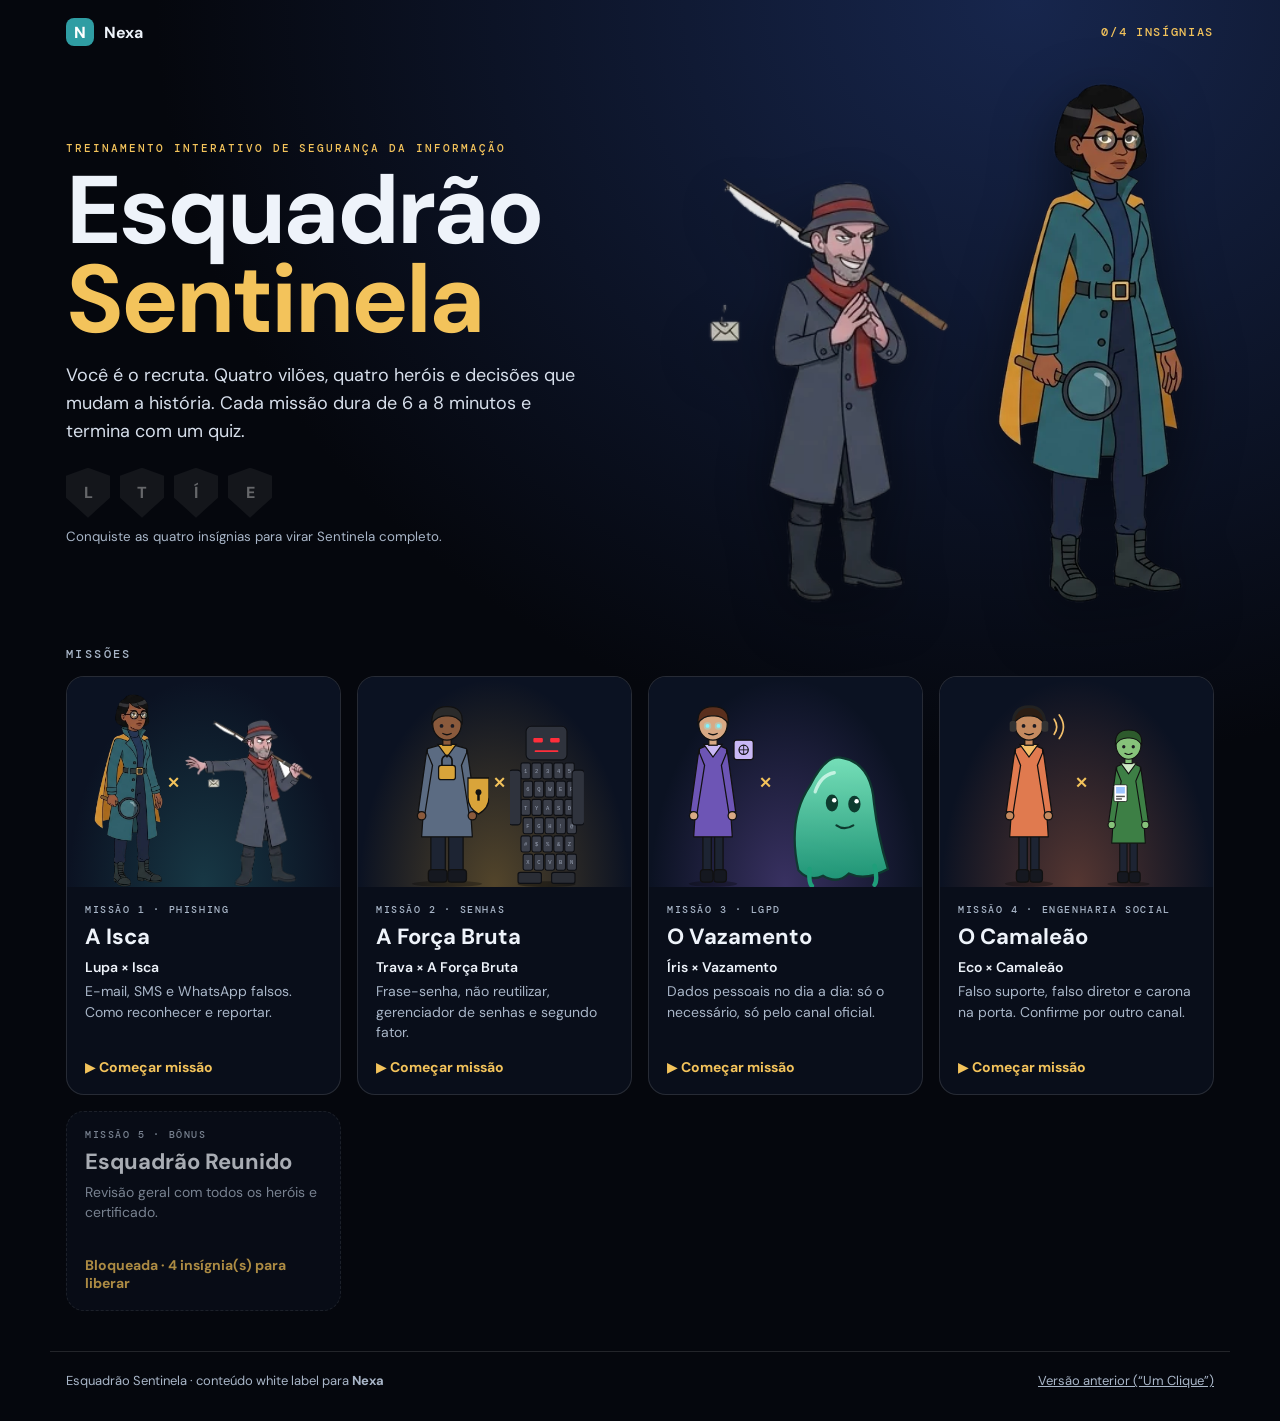
<file: index.html>
<!doctype html>
<html lang="pt-BR">
<head>
  <meta charset="utf-8">
  <meta name="viewport" content="width=device-width, initial-scale=1">
  <meta name="theme-color" content="#05070d">
  <meta name="description" content="Esquadrão Sentinela: treinamentos interativos de segurança da informação, com heróis, vilões e decisões.">
  <title>Esquadrão Sentinela</title>
  <link rel="stylesheet" href="player/player.css">
  <link rel="stylesheet" href="player/qg.css">
</head>
<body class="qg">
  <header class="qg-topo">
    <span class="qg-marca"><span class="logo-cliente" id="logo"></span><span id="empresa"></span></span>
    <span class="qg-status" id="status"></span>
  </header>

  <main>
    <section class="qg-hero">
      <div class="qg-hero-texto">
        <p class="decisao-rotulo">TREINAMENTO INTERATIVO DE SEGURANÇA DA INFORMAÇÃO</p>
        <h1>Esquadrão<br><span>Sentinela</span></h1>
        <p class="qg-lead">Você é o recruta. Quatro vilões, quatro heróis e decisões que mudam a história. Cada missão dura de 6 a 8 minutos e termina com um quiz.</p>
        <div class="qg-insignias" id="insignias" aria-label="Insígnias conquistadas"></div>
      </div>
      <div class="qg-hero-arte" aria-hidden="true">
        <img class="qg-isca" src="assets/personagens/isca-tramando.webp" alt="">
        <img class="qg-lupa" src="assets/personagens/lupa-tres-quartos.webp" alt="">
      </div>
    </section>

    <section class="qg-missoes" aria-label="Missões">
      <h2>Missões</h2>
      <div class="qg-grade" id="grade"></div>
    </section>
  </main>

  <footer class="qg-rodape">
    <span>Esquadrão Sentinela · conteúdo white label para <b id="empresa-rodape"></b></span>
    <a href="legado/index.html">Versão anterior (“Um Clique”)</a>
  </footer>

  <script src="config.js"></script>
  <script src="player/elenco.js"></script>
  <script>
    (() => {
      const CFG = window.SENTINELA_CONFIG || {};
      const q = new URLSearchParams(location.search);
      const empresa = q.get('empresa') || CFG.empresa || 'Empresa';
      const cor = q.get('cor') || CFG.cor;
      if (cor) document.documentElement.style.setProperty('--cliente', cor);
      const extra = ['empresa', 'dominio', 'cor', 'logo'].filter(k => q.get(k)).map(k => `${k}=${encodeURIComponent(q.get(k))}`).join('&');
      const esc = s => String(s).replace(/[&<>"]/g, c => ({ '&': '&amp;', '<': '&lt;', '>': '&gt;', '"': '&quot;' }[c]));
      document.getElementById('empresa').textContent = empresa;
      document.getElementById('empresa-rodape').textContent = empresa;
      document.getElementById('logo').innerHTML = CFG.logo ? `<img src="${esc(CFG.logo)}" alt="">` : esc(empresa[0]);

      const { ELENCO, spriteDe } = window.SentinelaElenco;
      const MISSOES = [
        { id: 'isca', n: 1, titulo: 'A Isca', tema: 'Phishing', foco: 'E-mail, SMS e WhatsApp falsos. Como reconhecer e reportar.', heroi: 'lupa', vilao: 'isca', pose: 'apresentando', arquivo: 'modulo-1-isca.html', insignia: 'lupa' },
        { id: 'forca-bruta', n: 2, titulo: 'A Força Bruta', tema: 'Senhas', foco: 'Frase-senha, não reutilizar, gerenciador de senhas e segundo fator.', heroi: 'trava', vilao: 'forca', pose: 'brava', arquivo: 'modulo-2-forca-bruta.html', insignia: 'cadeado' },
        { id: 'vazamento', n: 3, titulo: 'O Vazamento', tema: 'LGPD', foco: 'Dados pessoais no dia a dia: só o necessário, só pelo canal oficial.', heroi: 'iris', vilao: 'vazamento', arquivo: 'modulo-3-vazamento.html', insignia: 'cofre' },
        { id: 'camaleao', n: 4, titulo: 'O Camaleão', tema: 'Engenharia social', foco: 'Falso suporte, falso diretor e carona na porta. Confirme por outro canal.', heroi: 'eco', vilao: 'camaleao', arquivo: 'modulo-4-camaleao.html', insignia: 'ondas' }
      ];

      let prog = {};
      try { prog = JSON.parse(localStorage.getItem('sentinela.progresso') || '{}'); } catch (e) { prog = {}; }
      const ganhas = MISSOES.filter(m => prog[m.id] && prog[m.id].aprovado).length;

      document.getElementById('status').textContent = ganhas === 4 ? '★ SENTINELA COMPLETO' : `${ganhas}/4 INSÍGNIAS`;
      document.getElementById('insignias').innerHTML = MISSOES.map(m => {
        const ok = prog[m.id] && prog[m.id].aprovado;
        return `<span class="qg-insignia ${ok ? 'ok' : ''}" style="--cor:${ELENCO[m.heroi].cor}" title="Insígnia ${esc(ELENCO[m.heroi].nome)}${ok ? '' : ' (pendente)'}">${ELENCO[m.heroi].nome[0]}</span>`;
      }).join('') + `<small>${ganhas === 4 ? 'Você é um Sentinela completo.' : 'Conquiste as quatro insígnias para virar Sentinela completo.'}</small>`;

      const card = m => {
        const p = prog[m.id] || {};
        const h = ELENCO[m.heroi], v = ELENCO[m.vilao];
        const href = m.arquivo + (extra ? `?${extra}` : '');
        return `<a class="qg-card ${p.aprovado ? 'feito' : ''}" href="${href}" style="--cor:${h.cor}">
          <div class="qg-card-arte"><div class="qg-ator heroi">${spriteDe(m.heroi, 'tres-quartos')}</div><span class="qg-vs">×</span><div class="qg-ator vilao">${spriteDe(m.vilao, m.pose || 'frente')}</div></div>
          <div class="qg-card-texto">
            <small>MISSÃO ${m.n} · ${esc(m.tema.toUpperCase())}</small>
            <h3>${esc(m.titulo)}</h3>
            <p class="qg-duelo">${esc(h.nome)} × ${esc(v.nome)}</p>
            <p>${esc(m.foco)}</p>
            <span class="qg-card-status">${p.aprovado ? `★ Insígnia conquistada · nota ${p.nota}` : p.nota != null ? `Tentativa: nota ${p.nota} · refaça para a insígnia` : '▶ Começar missão'}</span>
          </div></a>`;
      };
      document.getElementById('grade').innerHTML = MISSOES.map(card).join('') + `
        <div class="qg-card bonus ${ganhas === 4 ? 'liberado' : ''}">
          <div class="qg-card-texto"><small>MISSÃO 5 · BÔNUS</small><h3>Esquadrão Reunido</h3><p>Revisão geral com todos os heróis e certificado.</p>
          <span class="qg-card-status">${ganhas === 4 ? 'Em produção' : `Bloqueada · ${4 - ganhas} insígnia(s) para liberar`}</span></div></div>`;
    })();
  </script>
</body>
</html>
</file>
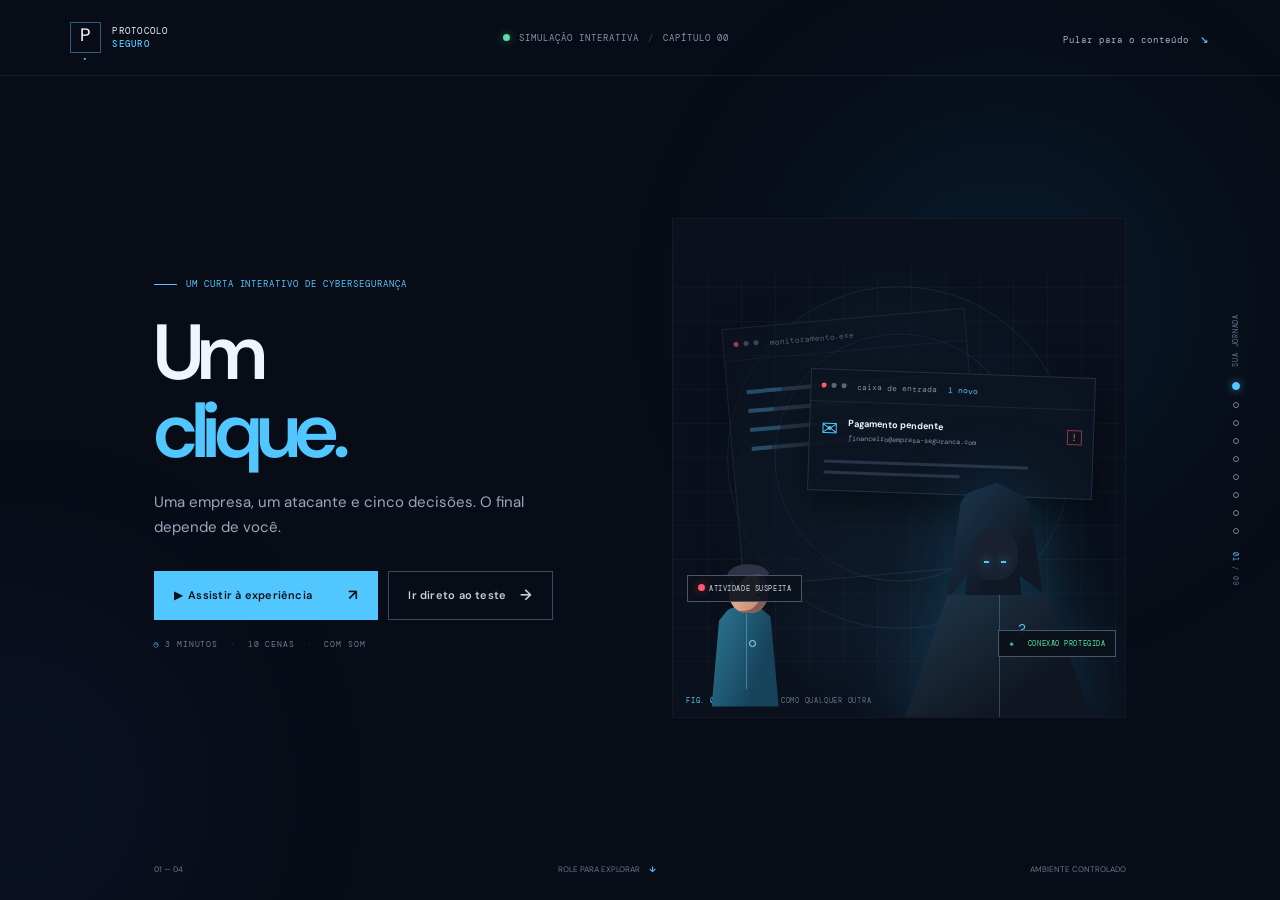
<file: legado/index.html>
<!doctype html>
<html lang="pt-BR">
<head>
  <meta charset="utf-8">
  <meta name="viewport" content="width=device-width, initial-scale=1">
  <meta name="theme-color" content="#080c16">
  <meta name="description" content="Uma simulação interativa de segurança digital. Você consegue escapar do golpe?">
  <title>Um Clique — Protocolo Seguro</title>
  <link rel="preconnect" href="https://fonts.googleapis.com">
  <link rel="preconnect" href="https://fonts.gstatic.com" crossorigin>
  <link href="https://fonts.googleapis.com/css2?family=DM+Mono:wght@400;500&family=DM+Sans:wght@400;500;600;700;800&display=swap" rel="stylesheet">
  <link rel="stylesheet" href="styles.css">
  <link rel="stylesheet" href="characters.css">
  <link rel="stylesheet" href="film.css">
  <script src="script.js" defer></script>
  <script src="film.js" defer></script>
</head>
<body>
  <div class="ambient ambient-one"></div><div class="ambient ambient-two"></div>
  <header class="topbar">
    <a class="brand" href="#inicio" aria-label="Protocolo Seguro, início"><span class="brand-mark">P<span>·</span></span><span>PROTOCOLO<br><b>SEGURO</b></span></a>
    <div class="top-status"><span class="status-dot"></span> SIMULAÇÃO INTERATIVA <span class="status-divider">/</span> <span id="header-step">CAPÍTULO 00</span></div>
    <a class="skip-link" href="#conteudo">Pular para o conteúdo <span>↘</span></a>
  </header>
  <main id="conteudo">
    <section class="screen hero active" id="inicio" data-screen="0">
      <div class="hero-copy">
        <p class="eyebrow"><span class="eyebrow-line"></span> UM CURTA INTERATIVO DE CYBERSEGURANÇA</p>
        <h1>Um<br><span>clique.</span></h1>
        <p class="hero-desc">Uma empresa, um atacante e cinco decisões. O final depende de você.</p>
        <div class="hero-actions"><button class="primary-button" type="button" data-film>▶&nbsp; Assistir à experiência <span>↗</span></button><button class="secondary-button" type="button" data-go="1">Ir direto ao teste <span>→</span></button></div>
        <p class="microcopy"><span>◷</span> 3 MINUTOS <i>·</i> 10 CENAS <i>·</i> COM SOM</p>
      </div>
      <div class="hero-art" aria-label="Ilustração de uma estação de trabalho em alerta">
        <div class="art-grid"></div><div class="art-orbit orbit-a"></div><div class="art-orbit orbit-b"></div>
        <div class="window-card back-window"><div class="window-head"><i></i><i></i><i></i><span>monitoramento.exe</span></div><div class="monitor-lines"><b></b><b></b><b></b><b></b></div></div>
        <div class="window-card mail-window"><div class="window-head"><i></i><i></i><i></i><span>caixa de entrada <em>1 novo</em></span></div><div class="mail-alert"><span class="mail-icon">✉</span><div><b>Pagamento pendente</b><small>financeiro@empresa-seguranca.com</small></div><span class="alert-mark">!</span></div><div class="mail-skeleton"></div><div class="mail-skeleton short"></div></div>
        <div class="employee" aria-label="Funcionária trabalhando na estação"><div class="employee-head"><span class="employee-hair"></span><span class="employee-eye"></span></div><div class="employee-body"><span></span></div></div>
        <div class="figure"><div class="figure-head"><div class="figure-hair"></div><div class="figure-face"><span class="eye"></span><span class="eye"></span></div><div class="figure-hood"></div></div><div class="figure-body"><span class="figure-seam"></span><span class="figure-badge">?</span></div></div>
        <div class="float-tag tag-threat"><span class="status-dot red"></span> ATIVIDADE SUSPEITA</div><div class="float-tag tag-encrypted">◈ &nbsp; CONEXÃO PROTEGIDA</div>
        <div class="art-caption"><span>FIG. 01</span> UMA MANHÃ COMO QUALQUER OUTRA</div>
      </div>
      <div class="hero-bottom"><span>01 — 04</span><span>ROLE PARA EXPLORAR <b>↓</b></span><span>AMBIENTE CONTROLADO</span></div>
    </section>

    <section class="screen intro" data-screen="1">
      <div class="chapter-label"><span>CAPÍTULO 01</span><span>O PONTO DE ENTRADA</span></div>
      <div class="intro-content"><div class="intro-copy"><p class="eyebrow">ELE NÃO PRECISA INVADIR</p><h2>“Só preciso convencer alguém a <span>abrir a porta.</span>”</h2><p>A maioria dos golpes não começa com um computador sendo invadido. Começa com uma mensagem que parece confiável, uma senha reaproveitada, um pedido urgente.</p><p>Conheça PHISH. Ele é bom em parecer alguém que não é.</p><button class="text-button" data-go="2">Ver primeira tentativa <span>→</span></button></div><div class="villain-card"><div class="villain-scan"></div><div class="villain-avatar"><div class="avatar-hood"><div class="avatar-face"><span></span><span></span><b></b></div></div><span class="avatar-glitch">PH</span></div><div class="villain-meta"><span>AMEAÇA IDENTIFICADA / 001</span><h3>PHISH</h3><p>ESPECIALISTA EM ENGANAR PESSOAS</p></div><div class="villain-stamp">NÃO<br>CONFIÁVEL</div></div></div>
      <div class="chapter-foot"><span>AMEAÇA 01 / PHISHING</span><span>SEU JULGAMENTO CONTA <b>↗</b></span></div>
    </section>

    <section class="screen decision" data-screen="2">
      <div class="chapter-label"><span>CAPÍTULO 02</span><span>AMEAÇA 01 / PHISHING</span></div>
      <div class="decision-layout"><div class="decision-copy"><p class="eyebrow"><span class="pulse-dot"></span> NOVA MENSAGEM RECEBIDA</p><h2>Uma mensagem.<br>Um pouco de <span>pressa.</span></h2><p>Você recebe este e-mail enquanto termina uma tarefa importante. O que faz?</p><div class="hint">DICA DE PHISH <span>→</span> Desconfie de urgência e confira o endereço completo do remetente.</div></div>
        <div class="email-card"><div class="email-top"><span>CAIXA DE ENTRADA <i>●</i></span><span>AGORA · 09:41</span></div><div class="email-from"><div class="sender-avatar">F</div><div><b>Financeiro · Empresa</b><small>financeiro@empresa-seguranca.com</small></div><span class="mail-three">•••</span></div><div class="email-subject"><small>ASSUNTO</small><h3>⚠ Pagamento pendente — ação necessária</h3></div><div class="email-body"><p>Olá, identificamos uma inconsistência em seu cadastro. Para evitar a suspensão do acesso, regularize seus dados imediatamente.</p><button class="fake-link" tabindex="-1">REGULARIZAR AGORA &nbsp; ↗</button><small>Esta mensagem foi enviada automaticamente. Não responda a este e-mail.</small></div><div class="email-options"><p>O QUE VOCÊ FARIA?</p><button class="choice" data-correct="false"><span class="choice-key">A</span><span>Clicaria no link para resolver logo</span><span class="choice-arrow">↗</span></button><button class="choice" data-correct="true"><span class="choice-key">B</span><span>Verificaria o remetente por outro canal</span><span class="choice-arrow">↗</span></button><button class="choice" data-correct="true"><span class="choice-key">C</span><span>Acessaria o sistema oficial diretamente</span><span class="choice-arrow">↗</span></button><div class="feedback" aria-live="polite"></div></div></div></div>
      <div class="chapter-foot"><span>02 / 04 <span class="progress"><i></i></span></span><span>ESCOLHA COM CALMA</span></div>
    </section>

    <section class="screen password" data-screen="3">
      <div class="chapter-label"><span>CAPÍTULO 03</span><span>AMEAÇA 02 / SENHAS</span></div>
      <div class="password-layout"><div class="password-copy"><p class="eyebrow">UMA SENHA, VÁRIAS PORTAS</p><h2>Um vazamento pequeno.<br>Um problema <span>grande.</span></h2><p>PHISH tenta a senha exposta em outros lugares. Uma senha repetida pode conectar o e-mail, a VPN e os sistemas internos.</p><div class="credential-flow"><div class="flow-node breached"><span>!</span><div><b>SENHA VAZADA</b><small>um serviço foi comprometido</small></div></div><div class="flow-line"></div><div class="flow-node"><span>01</span><div><b>E-MAIL</b><small>acesso em risco</small></div></div><div class="flow-line"></div><div class="flow-node"><span>02</span><div><b>VPN / SISTEMA INTERNO</b><small>acesso em risco</small></div></div><div class="flow-line"></div><div class="flow-node blocked-node"><span>✓</span><div><b>ACESSO BLOQUEADO</b><small>senha única + MFA</small></div></div></div></div><div class="quiz-card"><span class="quiz-count">DECISÃO 02 <i>·</i> ESCOLHA UMA</span><h3>Qual prática protege melhor suas contas?</h3><div class="answers"><button class="answer" data-correct="false"><span>01</span> Usar a mesma senha em todos os sistemas <b>×</b></button><button class="answer" data-correct="false"><span>02</span> Anotar a senha em um papel <b>×</b></button><button class="answer" data-correct="true"><span>03</span> Usar senhas únicas com um gerenciador <b>↗</b></button><button class="answer" data-correct="false"><span>04</span> Compartilhar a senha com colegas <b>×</b></button></div><div class="feedback" aria-live="polite"></div><button class="text-button next-hidden" data-go="4">Continuar <span>→</span></button></div></div>
      <div class="chapter-foot"><span>CAMADA 01 <b class="green-text">●</b> SENHAS ÚNICAS</span><span>CAMADA 02 <b class="green-text">●</b> MFA</span></div>
    </section>

    <section class="screen social" data-screen="4">
      <div class="chapter-label"><span>CAPÍTULO 04</span><span>AMEAÇA 03 / ENGENHARIA SOCIAL</span></div>
      <div class="social-layout"><div class="social-copy"><p class="eyebrow">OUTRO CANAL. MESMA PRESSÃO.</p><h2>Quando a urgência<br>vem de alguém que <span>manda.</span></h2><p>Uma mensagem chega no chat de trabalho. A foto e o nome parecem certos, mas contas podem ser falsificadas ou comprometidas.</p><div class="pressure-tags"><span>01 / AUTORIDADE</span><span>02 / URGÊNCIA</span><span>03 / PRESSÃO</span></div></div><div class="chat-card"><div class="chat-top"><div class="chat-avatar">D</div><div><b>Diretor</b><small><i></i> disponível</small></div><span class="chat-more">•••</span></div><div class="chat-date">HOJE, 10:16</div><div class="bubble incoming">Oi! Estou entrando numa reunião agora. Preciso que você compre alguns cartões-presente para um cliente. Consegue fazer rápido?</div><div class="bubble incoming">É urgente — depois te explico. Me manda os códigos por aqui, por favor.</div><div class="chat-time">10:17 ✓✓</div><div class="chat-question">O QUE VOCÊ FAZ?</div><div class="chat-choices"><button class="chat-choice" data-correct="false"><span>A</span>Faço imediatamente para ajudar.</button><button class="chat-choice" data-correct="true"><span>B</span>Confirmo por uma ligação ou canal conhecido.</button><button class="chat-choice" data-correct="false"><span>C</span>Envio os códigos na conversa.</button></div><div class="feedback" aria-live="polite"></div></div></div>
      <div class="chapter-foot"><span>REGRA DE OURO</span><span>CONFIRME POR OUTRO CANAL <b>↗</b></span></div>
    </section>

    <section class="screen ransomware" data-screen="5">
      <div class="chapter-label"><span>CAPÍTULO 05</span><span>AMEAÇA 04 / RANSOMWARE</span></div>
      <div class="ransom-layout"><div class="ransom-copy"><p class="eyebrow"><span class="pulse-dot red"></span> ANEXO SUSPEITO DETECTADO</p><h2>O arquivo que<br>não devia <span>abrir.</span></h2><p>Uma nota fiscal chega como arquivo executável. Parece rotineiro. Por dentro, começa a criptografar os dados.</p><div class="file-card"><span class="file-icon">EXE</span><span><b>NOTA_FISCAL_2026.exe</b><small>Arquivo executável · 2,4 MB</small></span><span class="file-danger">!</span></div><button class="primary-button danger-button" id="open-file">Abrir arquivo <span>↗</span></button><div class="safe-choice"><button class="text-button" id="report-file">Reportar arquivo suspeito <span>→</span></button></div></div><div class="ransom-monitor"><div class="monitor-top"><span><i></i> PROTEÇÃO DE ENDPOINT</span><span>● AO VIVO</span></div><div class="monitor-screen"><div class="monitor-lock">⌑</div><p class="encrypt-label">STATUS DA REDE <span id="encrypt-status">MONITORANDO</span></p><div class="encrypt-track"><i id="encrypt-bar"></i></div><div class="encrypt-files"><span>DOCUMENTOS</span><span>FOTOS</span><span>CONTRATOS</span><span>BASE DE DADOS</span></div><div class="encrypt-message" id="encrypt-message">Nenhuma ameaça ativa detectada.</div><div class="monitor-foot"><span>EDR / ENDPOINT-04</span><span id="encrypt-percent">SISTEMA ÍNTEGRO</span></div></div><div class="monitor-base"></div><p class="feedback monitor-feedback" id="ransom-feedback" aria-live="polite"></p></div></div>
      <div class="chapter-foot"><span>CAMADAS DE DEFESA</span><span>ATUALIZAÇÕES · BACKUPS · EDR · MENOR PRIVILÉGIO</span></div>
    </section>

    <section class="screen reveal" data-screen="6">
      <div class="chapter-label"><span>RECAPITULAÇÃO</span><span>A VIRADA</span></div><div class="reveal-content"><p class="eyebrow">PERCEBEU ALGUMA COISA?</p><h2>PHISH não começou<br>invadindo <span>servidores.</span></h2><p>Ele tentou entrar através de um e-mail, uma senha, uma conversa e um arquivo.</p><div class="entry-list"><span>✉ &nbsp; E-MAIL</span><span>⌑ &nbsp; SENHA</span><span>▣ &nbsp; CONVERSA</span><span>▧ &nbsp; ARQUIVO</span></div><div class="reveal-statement">CYBERSEGURANÇA<br><span>É COMPORTAMENTO.</span></div></div><div class="layer-visual"><div class="layer-ring ring-1"></div><div class="layer-ring ring-2"></div><div class="layer-ring ring-3"></div><div class="layer-core">VOCÊ<br><b>●</b></div><span class="layer-tag t1">MFA / ATIVO</span><span class="layer-tag t2">BACKUP / OK</span><span class="layer-tag t3">EDR / ONLINE</span><span class="layer-tag t4">SENHA ÚNICA / OK</span><div class="blocked-stamp">ATAQUE<br>BLOQUEADO</div></div><div class="chapter-foot"><span>DEFESA EM CAMADAS</span><span>O HÁBITO CERTO MUDA O FINAL <b>↗</b></span></div>
    </section>

    <section class="screen final-quiz" data-screen="7">
      <div class="chapter-label"><span>DESAFIO FINAL</span><span>TESTE SEU NÍVEL DE SEGURANÇA</span></div><div class="final-layout"><div class="final-copy"><p class="eyebrow">05 DECISÕES RÁPIDAS</p><h2>Seu radar de golpes<br>está <span>calibrado?</span></h2><p>Responda cinco situações do dia a dia para descobrir como está sua atenção digital.</p><div class="quiz-progress"><span id="quiz-index">PERGUNTA 01 / 05</span><div><i id="quiz-progress-bar"></i></div></div></div><div class="final-question-card"><div class="question-top"><span>SIMULAÇÃO / <b id="question-topic">PHISHING</b></span><span id="question-counter">01—05</span></div><h3 id="question-text">Você recebe um e-mail pedindo que informe sua senha para evitar o bloqueio da conta. O que faz?</h3><div id="final-answers" class="final-answers"></div><div class="feedback" id="final-feedback" aria-live="polite"></div><div class="result-panel" id="result-panel" hidden></div></div></div><div class="chapter-foot"><span>SEU PROGRESSO FICA NESTA PÁGINA</span><span>APRENDER É A MELHOR DEFESA</span></div>
    </section>

    <section class="screen ending" data-screen="8">
      <div class="ending-content"><div class="ending-villain"><div class="mini-hood"><div class="mini-face"><span></span><span></span></div></div><span>PHISH / CONEXÃO PERDIDA</span></div><p class="eyebrow">SIMULAÇÃO CONCLUÍDA</p><h2>“Você aprendeu<br><span>rápido demais...</span>”</h2><div class="ending-rule"></div><p class="ending-warning">O PRÓXIMO ATAQUE PODE COMEÇAR AMANHÃ.</p><p class="ending-sub">Agora você sabe o que observar. Compartilhe esse conhecimento com sua equipe.</p><div class="ending-actions"><button class="primary-button" id="restart">Fazer o teste novamente <span>↻</span></button><button class="secondary-button" type="button" data-film>Assistir ao curta “Um Clique” <span>▶</span></button><a class="secondary-button" href="mailto:?subject=Vamos%20fortalecer%20a%20seguran%C3%A7a%20digital&body=Que%20tal%20conversarmos%20sobre%20como%20proteger%20nossa%20empresa%3F">Quero proteger minha empresa <span>↗</span></a></div><p class="end-note">PROTOCOLO SEGURO <i>·</i> CONHECIMENTO É SUA PRIMEIRA LINHA DE DEFESA.</p></div><div class="end-graphic"><div class="end-ring er-one"></div><div class="end-ring er-two"></div><span class="end-cross">+</span><span class="end-scan">SINAL ENCERRADO <b>✓</b></span></div>
    </section>
  </main>
  <nav class="side-nav" aria-label="Navegação da simulação"><span class="nav-label">SUA JORNADA</span><button data-go="0" aria-label="Início" class="nav-dot selected"></button><button data-go="1" aria-label="Introdução" class="nav-dot"></button><button data-go="2" aria-label="Phishing" class="nav-dot"></button><button data-go="3" aria-label="Senhas" class="nav-dot"></button><button data-go="4" aria-label="Engenharia social" class="nav-dot"></button><button data-go="5" aria-label="Ransomware" class="nav-dot"></button><button data-go="6" aria-label="Recapitulação" class="nav-dot"></button><button data-go="7" aria-label="Quiz final" class="nav-dot"></button><button data-go="8" aria-label="Final" class="nav-dot"></button><span class="nav-count"><b id="nav-current">01</b> / 09</span></nav>
  <div class="toast" id="toast" role="status" aria-live="polite"></div>
  <div class="film" id="film" role="dialog" aria-modal="true" aria-label="Um Clique — curta interativo" hidden>
    <canvas class="film-canvas" id="film-canvas" aria-hidden="true"></canvas>
    <div class="film-stage" id="film-stage"></div>
    <div class="film-grain" aria-hidden="true"></div>
    <div class="film-vignette" aria-hidden="true"></div>
    <div class="film-flash" id="film-flash" aria-hidden="true"></div>
    <div class="film-subtitle" id="film-subtitle" aria-live="polite"><span class="film-speaker"></span><p></p></div>
    <div class="film-choice" id="film-choice" hidden></div>
    <div class="film-bar film-bar-top" aria-hidden="true"></div>
    <div class="film-bar film-bar-bottom" aria-hidden="true"></div>
    <div class="film-top">
      <div class="film-slate" id="film-slate"><span id="film-scene-no">CENA 01</span><b id="film-scene-name">A CIDADE</b></div>
      <div class="film-score" id="film-score">CYBER SCORE <b>0</b></div>
      <div class="film-controls">
        <button type="button" class="film-btn" id="film-pause" aria-label="Pausar">❚❚<span> PAUSAR</span></button>
        <button type="button" class="film-btn" id="film-sound" aria-pressed="true" aria-label="Som">♪<span> SOM</span></button>
        <button type="button" class="film-btn" id="film-voice" aria-pressed="true" aria-label="Narração por voz">◉<span> VOZ</span></button>
        <button type="button" class="film-btn" id="film-skip">PULAR<span> CENA</span> →</button>
        <button type="button" class="film-btn" id="film-close" aria-label="Fechar o curta">✕</button>
      </div>
    </div>
    <div class="film-bottom"><span class="film-brand">UM CLIQUE <b>·</b> PROTOCOLO SEGURO</span><div class="film-progress"><i id="film-progress-bar"></i></div><span class="film-count" id="film-scene-count">01 / 10</span></div>
    <div class="film-paused" aria-hidden="true">PAUSADO</div>
  </div>
</body>
</html>
</file>
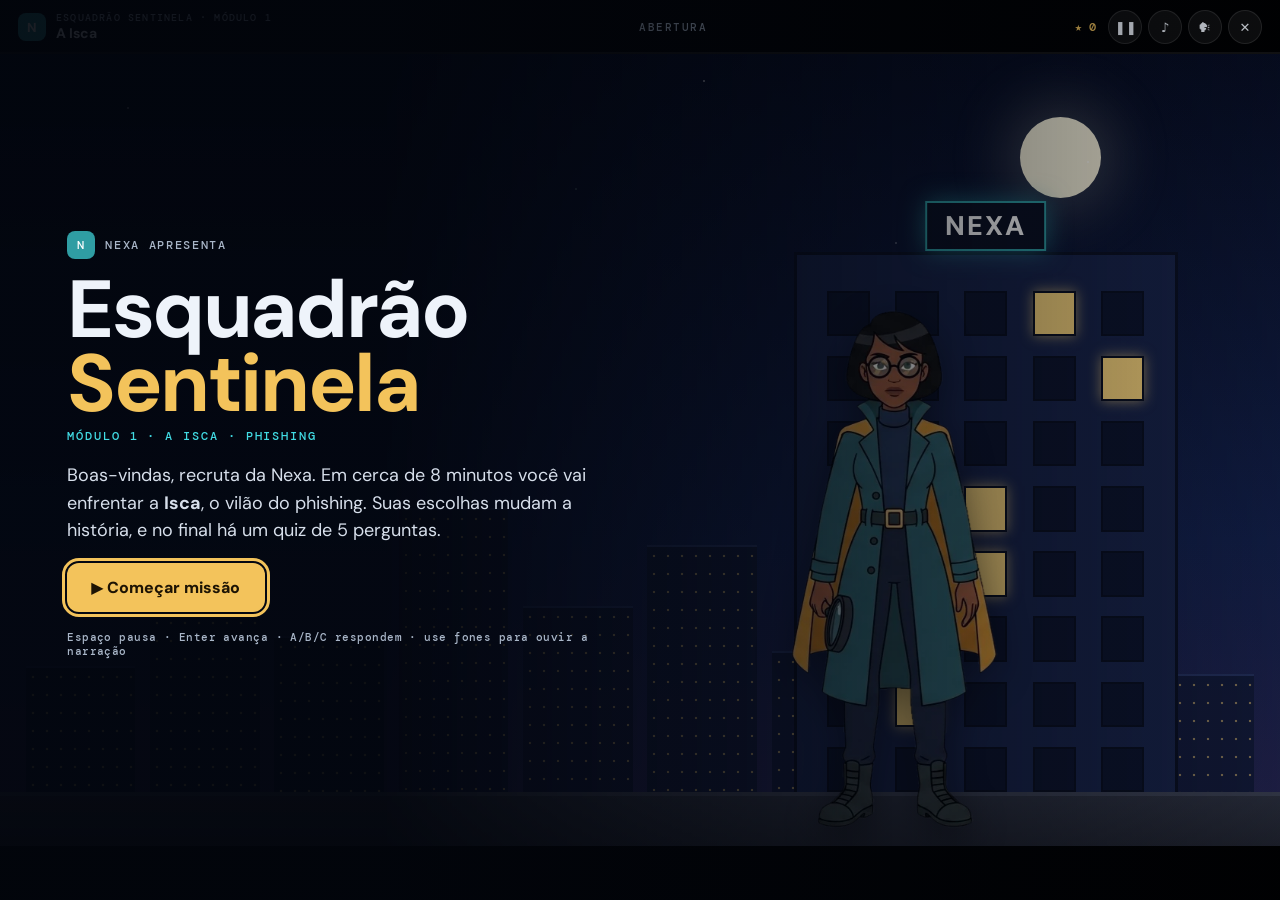
<file: modulo-1-isca.html>
<!doctype html>
<html lang="pt-BR">
<head>
  <meta charset="utf-8">
  <meta name="viewport" content="width=device-width, initial-scale=1">
  <meta name="theme-color" content="#05070d">
  <title>A Isca — Esquadrão Sentinela</title>
  <link rel="stylesheet" href="player/player.css">
</head>
<body>
  <noscript>Este treinamento precisa de JavaScript ativado.</noscript>
  <script src="config.js"></script>
  <script src="player/scorm.js"></script>
  <script src="player/elenco.js"></script>
  <script src="player/player.js"></script>
  <script src="modulos/01-isca.js"></script>
</body>
</html>
</file>
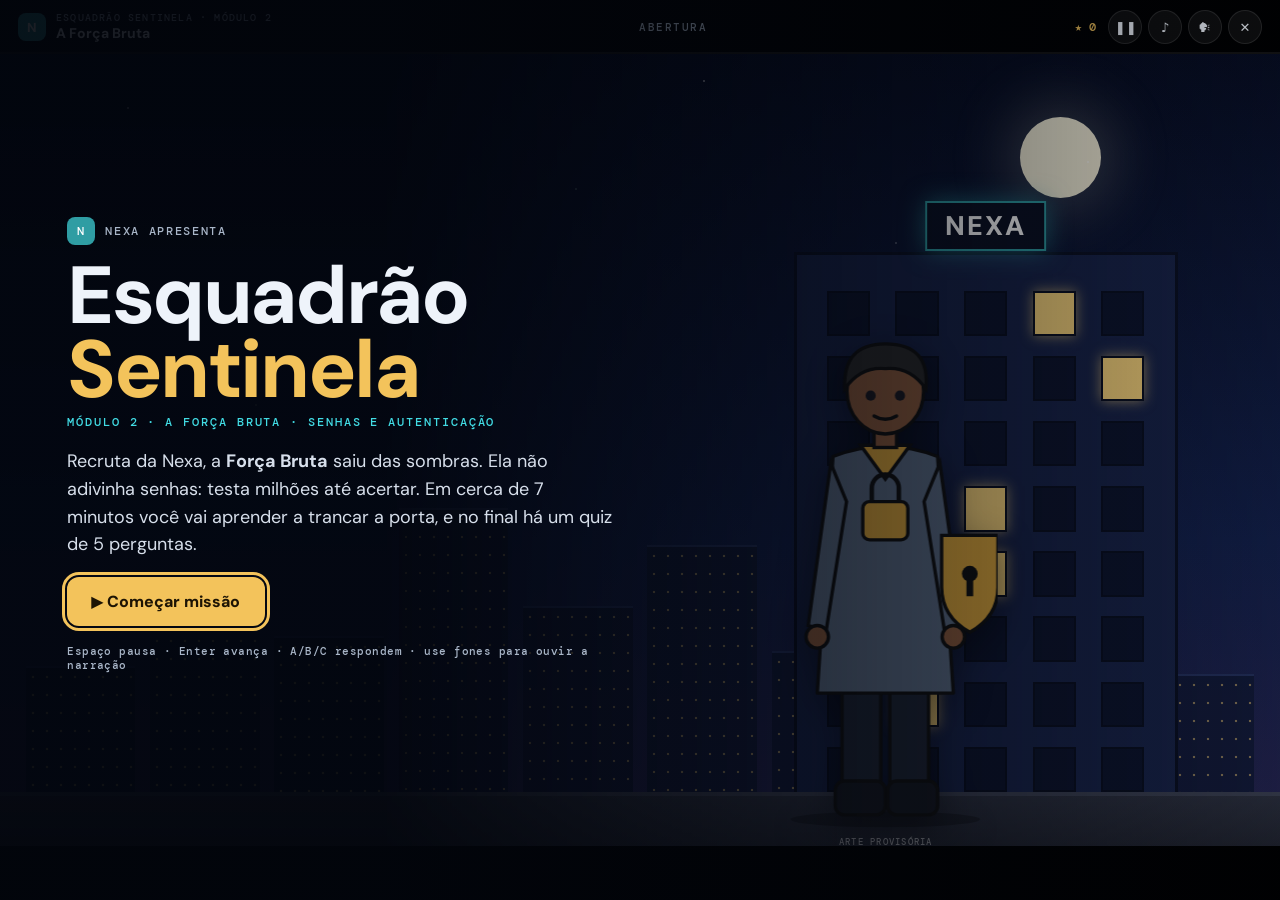
<file: modulo-2-forca-bruta.html>
<!doctype html>
<html lang="pt-BR">
<head>
  <meta charset="utf-8">
  <meta name="viewport" content="width=device-width, initial-scale=1">
  <meta name="theme-color" content="#05070d">
  <title>A Força Bruta — Esquadrão Sentinela</title>
  <link rel="stylesheet" href="player/player.css">
</head>
<body>
  <noscript>Este treinamento precisa de JavaScript ativado.</noscript>
  <script src="config.js"></script>
  <script src="player/scorm.js"></script>
  <script src="player/elenco.js"></script>
  <script src="player/player.js"></script>
  <script src="modulos/02-forca-bruta.js"></script>
</body>
</html>
</file>
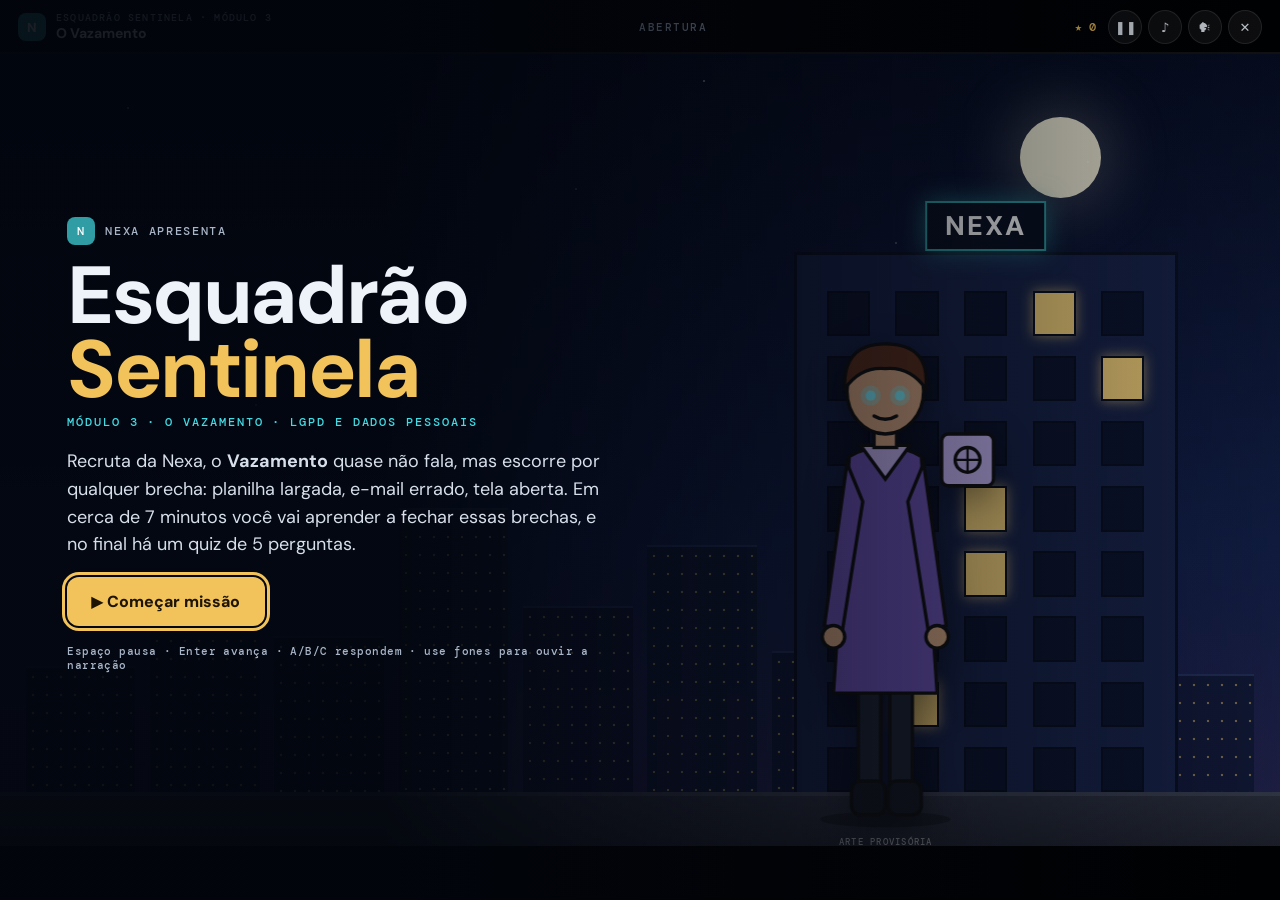
<file: modulo-3-vazamento.html>
<!doctype html>
<html lang="pt-BR">
<head>
  <meta charset="utf-8">
  <meta name="viewport" content="width=device-width, initial-scale=1">
  <meta name="theme-color" content="#05070d">
  <title>O Vazamento — Esquadrão Sentinela</title>
  <link rel="stylesheet" href="player/player.css">
</head>
<body>
  <noscript>Este treinamento precisa de JavaScript ativado.</noscript>
  <script src="config.js"></script>
  <script src="player/scorm.js"></script>
  <script src="player/elenco.js"></script>
  <script src="player/player.js"></script>
  <script src="modulos/03-vazamento.js"></script>
</body>
</html>
</file>
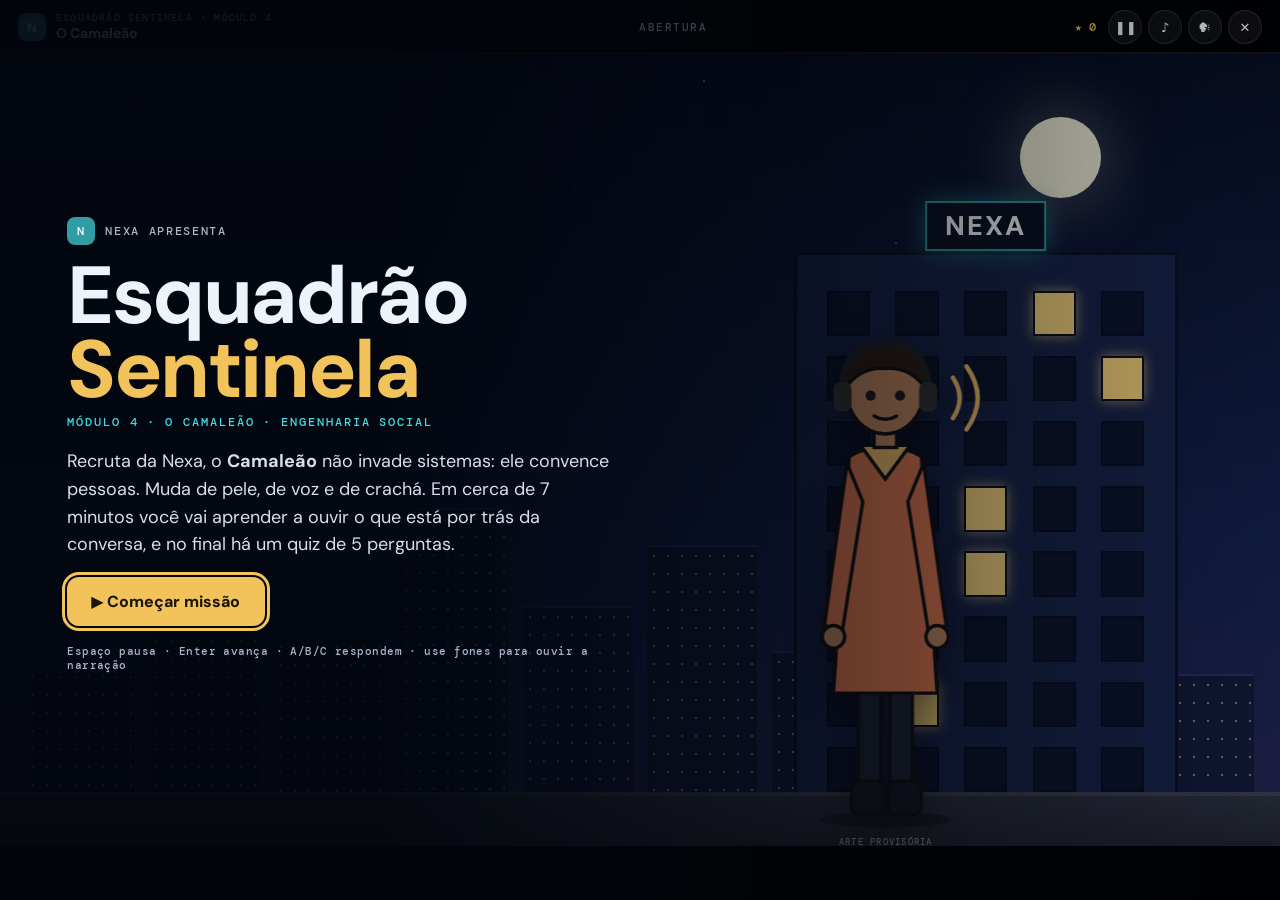
<file: modulo-4-camaleao.html>
<!doctype html>
<html lang="pt-BR">
<head>
  <meta charset="utf-8">
  <meta name="viewport" content="width=device-width, initial-scale=1">
  <meta name="theme-color" content="#05070d">
  <title>O Camaleão — Esquadrão Sentinela</title>
  <link rel="stylesheet" href="player/player.css">
</head>
<body>
  <noscript>Este treinamento precisa de JavaScript ativado.</noscript>
  <script src="config.js"></script>
  <script src="player/scorm.js"></script>
  <script src="player/elenco.js"></script>
  <script src="player/player.js"></script>
  <script src="modulos/04-camaleao.js"></script>
</body>
</html>
</file>
<file: player/player.css>
/* Esquadrão Sentinela — player em modo cinema */
/* fontes embutidas (funcionam offline e dentro do LMS); licença OFL em assets/fontes */
@font-face { font-family: 'DM Sans'; font-style: normal; font-weight: 100 1000; font-display: swap; src: url(../assets/fontes/dm-sans.woff2) format('woff2'); }
@font-face { font-family: 'DM Mono'; font-style: normal; font-weight: 400; font-display: swap; src: url(../assets/fontes/dm-mono-400.woff2) format('woff2'); }
@font-face { font-family: 'DM Mono'; font-style: normal; font-weight: 500 600; font-display: swap; src: url(../assets/fontes/dm-mono-500.woff2) format('woff2'); }
:root {
  --cliente: #2f9da3;
  --fundo: #05070d;
  --tinta: #eef3fa;
  --tinta-2: #a9b6c8;
  --painel: rgba(10, 16, 28, .92);
  --borda: rgba(255, 255, 255, .12);
  --ouro: #f3c35b;
  --ok: #3ccf8e;
  --erro: #ff5d5d;
  --faixa: 6vh;
  --suave: cubic-bezier(.22,.61,.36,1);
  --suave-io: cubic-bezier(.65,0,.35,1);
  --fonte: 'DM Sans', system-ui, -apple-system, 'Segoe UI', sans-serif;
  --mono: 'DM Mono', ui-monospace, Consolas, monospace;
}
* { box-sizing: border-box; }
html, body { margin: 0; height: 100%; background: var(--fundo); color: var(--tinta); font-family: var(--fonte); }
body.modo-cinema { overflow: hidden; }
button { font: inherit; }

.player { position: fixed; inset: 0; overflow: hidden; user-select: none; }
.palco { position: absolute; inset: 0; overflow: hidden; }
.faixa { position: absolute; left: 0; right: 0; height: var(--faixa); background: #000; z-index: 20; pointer-events: none; }
.faixa-topo { top: 0; } .faixa-base { bottom: 0; }

/* ---------- barra superior ---------- */
.barra { position: absolute; top: 0; left: 0; right: 0; height: var(--faixa); min-height: 44px; z-index: 30; display: flex; align-items: center; justify-content: space-between; gap: 12px; padding: 0 18px; font-size: 13px; }
.barra-marca { display: flex; align-items: center; gap: 10px; min-width: 0; }
.barra-marca small { display: block; font: 500 10px/1.2 var(--mono); letter-spacing: .12em; color: var(--tinta-2); }
.barra-marca b { font-size: 14px; }
.logo-cliente { display: inline-grid; place-items: center; width: 28px; height: 28px; border-radius: 8px; background: var(--cliente); color: #fff; font-weight: 800; overflow: hidden; flex: none; }
.logo-cliente img { width: 100%; height: 100%; object-fit: contain; background: #fff; }
.barra-trecho { font: 500 11px var(--mono); letter-spacing: .14em; text-transform: uppercase; color: var(--tinta-2); white-space: nowrap; overflow: hidden; text-overflow: ellipsis; }
.barra-acoes { display: flex; align-items: center; gap: 6px; }
.barra-acoes button, .b-sair { width: 34px; height: 34px; border-radius: 50%; border: 1px solid var(--borda); background: rgba(255,255,255,.06); color: var(--tinta); cursor: pointer; display: grid; place-items: center; text-decoration: none; font-size: 13px; }
.barra-acoes button:hover, .b-sair:hover { background: rgba(255,255,255,.16); }
.barra-acoes .desligado { opacity: .4; text-decoration: line-through; }
.selos-contador { font: 600 12px var(--mono); color: var(--ouro); margin-right: 6px; }
.progresso { position: absolute; left: 0; right: 0; bottom: 0; height: 2px; background: rgba(255,255,255,.08); }
.progresso i { display: block; height: 100%; background: var(--cliente); transform-origin: left; transform: scaleX(0); transition: transform .8s var(--suave); }

/* ---------- cenários ---------- */
.cenarios, .cenario { position: absolute; inset: 0; }
.cenario { opacity: 0; transition: opacity .9s var(--suave-io); overflow: hidden; }
.cenario.visivel { opacity: 1; }
.cn-arte { width: 100%; height: 100%; object-fit: cover; }

.cn-telhado { background: linear-gradient(#060b1d, #13204a 60%, #2a2550); }
.cn-ceu { position: absolute; inset: 0; }
.cn-lua { position: absolute; right: 14%; top: 13%; width: 9vh; height: 9vh; border-radius: 50%; background: #f4efd8; box-shadow: 0 0 60px 10px rgba(244,239,216,.25); }
.cn-estrelas { position: absolute; inset: 0 0 40% 0; background-image: radial-gradient(1.5px 1.5px at 10% 20%, #fff, transparent), radial-gradient(1px 1px at 30% 60%, #fff, transparent), radial-gradient(1.5px 1.5px at 55% 15%, #fff, transparent), radial-gradient(1px 1px at 70% 45%, #fff, transparent), radial-gradient(1.5px 1.5px at 85% 30%, #fff, transparent), radial-gradient(1px 1px at 45% 35%, #cfe, transparent), radial-gradient(1px 1px at 20% 75%, #fff, transparent); opacity: .8; animation: piscar 4s ease-in-out infinite alternate; }
.skyline { position: absolute; left: 0; right: 0; bottom: 10vh; height: 42vh; display: flex; align-items: flex-end; gap: 1.2%; padding: 0 2%; opacity: .9; }
.skyline span { flex: 1; background: linear-gradient(#1b2547, #0e1530); border-top: 2px solid #26335f; position: relative; background-image: radial-gradient(circle, rgba(255,214,120,.55) 1.2px, transparent 1.6px); background-size: 14px 18px; background-color: #121a37; }
.cn-predio { position: absolute; right: 8%; bottom: 10vh; width: 30%; height: 62vh; background: #182348; border: 3px solid #0b1022; border-bottom: 0; }
.cn-placa { position: absolute; top: -6vh; left: 50%; transform: translateX(-50%); padding: .6vh 2vh; background: #0b1022; border: 2px solid var(--cliente); color: #fff; font: 800 clamp(14px, 3vh, 28px) var(--fonte); letter-spacing: .08em; text-transform: uppercase; box-shadow: 0 0 24px color-mix(in srgb, var(--cliente) 60%, transparent); white-space: nowrap; }
.cn-janelas { position: absolute; inset: 4vh 8% 2vh; display: grid; grid-template-columns: repeat(5, 1fr); gap: 2.2vh 8%; }
.janela { background: #0d142c; border: 2px solid #0a0f20; transition: background .3s, box-shadow .3s; }
.janela.acesa { background: #f6d27a; box-shadow: 0 0 12px rgba(246,210,122,.6); }
.janela.reporte { background: var(--cliente); box-shadow: 0 0 16px var(--cliente); }
.cn-beiral { position: absolute; left: 0; right: 0; bottom: 0; height: 12vh; background: linear-gradient(#2b2f3d, #15171f); border-top: 4px solid #3a3f50; }

.cn-escritorio { background: #2a3550; }
.cn-parede { position: absolute; inset: 0; background: linear-gradient(90deg, #34405e, #2b3550 60%, #263049); }
.cn-janela-escritorio { position: absolute; left: 5%; top: 12vh; width: 34%; height: 46vh; border: 1.4vh solid #1d2538; overflow: hidden; background: #8ec1e8; }
.cn-ceu-dia { position: absolute; inset: 0; background: linear-gradient(#8ec1e8, #cfe5f5); }
.cn-janela-escritorio .skyline { bottom: 0; height: 70%; }
.cn-janela-escritorio .skyline span { background-color: #5d7290; border-top-color: #6d84a6; background-image: radial-gradient(circle, rgba(255,255,255,.5) 1.2px, transparent 1.6px); }
.cn-luminaria { position: absolute; top: 6vh; left: 55%; width: 26%; height: 1.2vh; background: #f5f2e4; box-shadow: 0 0 60px 20px rgba(255,250,220,.18); border-radius: 4px; }
.cn-planta { position: absolute; left: 41%; bottom: 25vh; width: 7vh; height: 16vh; background: radial-gradient(ellipse at 50% 30%, #3e8a55 40%, transparent 41%), radial-gradient(ellipse at 30% 45%, #2f7446 35%, transparent 36%), radial-gradient(ellipse at 70% 45%, #2f7446 35%, transparent 36%); }
.cn-planta::after { content: ''; position: absolute; bottom: 0; left: 18%; width: 64%; height: 35%; background: #b5643c; border-radius: 0 0 8px 8px; }
.cn-mesa { position: absolute; left: 0; right: 0; bottom: 0; height: 25vh; background: linear-gradient(#7b5a3e, #5c4230); border-top: 1vh solid #94704f; }
.cn-monitor { position: absolute; left: 50%; bottom: 100%; transform: translateX(-50%); width: 44vh; height: 4vh; }
.cn-monitor::before { content: ''; position: absolute; left: 50%; bottom: 0; width: 3vh; height: 4vh; transform: translateX(-50%); background: #1b1f29; }
.cn-caneca { position: absolute; right: 22%; top: -6vh; width: 4.5vh; height: 6vh; background: #e9e4d8; border-radius: 0 0 6px 6px; }
.cn-caneca::after { content: ''; position: absolute; right: -1.6vh; top: 1vh; width: 1.6vh; height: 2.6vh; border: .5vh solid #e9e4d8; border-left: 0; border-radius: 0 50% 50% 0; }

.cn-central { position: absolute; inset: 0; background: radial-gradient(ellipse at 50% 30%, #12305a, #070d1d 70%); }
.cn-telao { position: absolute; left: 12%; right: 12%; top: 10vh; height: 44vh; border: 3px solid #2a4a7a; border-radius: 10px; background: #081631; overflow: hidden; box-shadow: 0 0 60px rgba(60,140,255,.18); }
.cn-mapa { position: absolute; inset: 0; background-image: linear-gradient(rgba(80,160,255,.12) 1px, transparent 1px), linear-gradient(90deg, rgba(80,160,255,.12) 1px, transparent 1px); background-size: 28px 28px; }
.cn-telao-logo { position: absolute; left: 18px; top: 12px; font: 600 12px var(--mono); letter-spacing: .2em; color: #7fb6ff; text-transform: uppercase; }
.cn-sirene { position: absolute; left: 50%; top: 6vh; width: 6vh; height: 3vh; transform: translateX(-50%); border-radius: 3vh 3vh 0 0; background: #3a1a1f; }
.em-alerta .cn-sirene { background: #ff3344; box-shadow: 0 0 40px 18px rgba(255,51,68,.45); animation: sirene .6s steps(2) infinite; }
.em-alerta .cn-telao { border-color: #ff3344; }
.cn-telao { transition: opacity .5s var(--suave-io); }
.palco.tela-no-telao .cn-telao { opacity: 0; }
.cn-consoles { position: absolute; left: 0; right: 0; bottom: 0; height: 22vh; display: flex; gap: 2%; padding: 0 6%; align-items: flex-end; }
.cn-consoles span { flex: 1; height: 80%; background: linear-gradient(#18243d, #0d1424); border-top: 3px solid #2a3c62; border-radius: 10px 10px 0 0; }

.cn-celular .cn-desfoque, .cn-desfoque { position: absolute; inset: 0; background: radial-gradient(circle at 30% 40%, #2b3a5c, #0c1222 70%); filter: blur(2px); }
.cn-sala-escura { position: absolute; inset: 0; background: #040406; }
.cn-brilho-vermelho { position: absolute; left: 50%; top: 55%; width: 80vh; height: 60vh; transform: translate(-50%, -50%); background: radial-gradient(closest-side, rgba(255,40,60,.22), transparent); animation: pulsar 3s ease-in-out infinite; }
.cn-codigo { position: absolute; inset: 0; opacity: .14; background: repeating-linear-gradient(0deg, transparent 0 22px, rgba(255,60,80,.6) 22px 23px); }
.cn-corredor { position: absolute; inset: 0; background: #2c3346; }
.cn-fundo-corredor { position: absolute; left: 30%; right: 30%; top: 14vh; bottom: 26vh; background: linear-gradient(#cfd6e2, #9aa5b8); border: 4px solid #1d2232; }
.cn-porta { position: absolute; left: 40%; width: 20%; top: 22vh; bottom: 26vh; background: #6b7891; border: 4px solid #1d2232; border-bottom: 0; }
.cn-leitor { position: absolute; right: -4vh; top: 40%; width: 2.6vh; height: 4vh; background: #222; border-radius: 4px; box-shadow: inset 0 -1vh 0 #3ccf8e; }
.cn-piso { position: absolute; left: 0; right: 0; bottom: 0; height: 26vh; background: linear-gradient(#59617a, #3a4157); clip-path: polygon(30% 0, 70% 0, 100% 100%, 0 100%); }
.cn-corredor::before, .cn-corredor::after { content: ''; position: absolute; top: 0; bottom: 0; width: 30%; background: linear-gradient(90deg, #232838, #353d55); }
.cn-corredor::before { left: 0; clip-path: polygon(0 0, 100% 14vh, 100% calc(100% - 26vh), 0 100%); }
.cn-corredor::after { right: 0; transform: scaleX(-1); clip-path: polygon(0 0, 100% 14vh, 100% calc(100% - 26vh), 0 100%); }
.cn-casa { position: absolute; inset: 0; background: linear-gradient(#1a1730, #241f3d); }
.cn-janela-noite { position: absolute; right: 10%; top: 12vh; width: 26%; height: 38vh; background: linear-gradient(#070b1e, #1a2350); border: 1.2vh solid #120f22; overflow: hidden; }
.cn-janela-noite .cn-lua { width: 7vh; height: 7vh; top: 12%; right: 20%; }
.cn-abajur { position: absolute; left: 12%; bottom: 25vh; width: 10vh; height: 22vh; background: radial-gradient(ellipse at 50% 10%, rgba(255,200,120,.35), transparent 70%); }
.cn-abajur::before { content: ''; position: absolute; left: 1.5vh; top: 0; width: 7vh; height: 6vh; background: #e8b465; clip-path: polygon(20% 0, 80% 0, 100% 100%, 0 100%); }
.cn-mesa.casa { background: linear-gradient(#3b2d3f, #261c2a); border-top-color: #4d3c52; }

/* ---------- atores ---------- */
.atores { position: absolute; inset: 0; pointer-events: none; }
.ator { position: absolute; bottom: calc(var(--faixa) + 2vh); left: 3%; height: calc(64vh * var(--escala, 1)); display: flex; align-items: flex-end; transition: left .9s var(--suave-io), bottom .9s var(--suave-io), translate .9s var(--suave-io), opacity .6s var(--suave), transform .7s var(--suave), filter .6s ease; }
.sprite { position: relative; height: 100%; display: flex; align-items: flex-end; transition: opacity .4s ease; }
.sprite.saindo { position: absolute; bottom: 0; left: 50%; translate: -50% 0; opacity: 0; }
.ator.espelhado img, .ator.espelhado svg { scale: -1 1; }
.ator img, .ator svg { height: 100%; width: auto; display: block; filter: drop-shadow(0 10px 18px rgba(0,0,0,.45)); transform-origin: bottom center; will-change: transform; }
.ator .camaleao-pele { height: 100%; animation: camaleao 5s linear infinite; }
.ator[data-lado="esquerda"] { left: 3%; }
.ator[data-lado="direita"] { left: 97%; translate: -100% 0; }
.ator[data-lado="centro"] { left: 50%; translate: -50% 0; }
.ator[data-lado="meio-esquerda"] { left: 22%; }
.ator[data-lado="meio-direita"] { left: 78%; translate: -100% 0; }
.ator[data-lado="telhado-vizinho"] { left: 7%; bottom: 40vh; height: calc(26vh * var(--escala, 1)); }
.ator.entrando { opacity: 0; transform: translateY(28px) scale(.98); }
.ator.saindo { opacity: 0; transform: translateY(12px); }
.ator.pose-sombra { filter: brightness(0) drop-shadow(0 0 30px rgba(255,40,60,.5)); }
.ator.pose-sombra .olho-brilho { filter: brightness(4); }
.ator.pose-derrotado { opacity: .75; transform: rotate(-8deg) translateY(4vh); filter: grayscale(.7); }
.ator.pose-evaporando { animation: evaporar 2.4s ease forwards; }

/* movimento do elenco: balanço ocioso, fala com ginga, gestos, passos e reações.
   Heróis são leves e saltitantes; vilões, lentos e ameaçadores. */
.ator { --frente: 1; --olhar: 1; }
.ator[data-lado="direita"], .ator[data-lado="meio-direita"] { --frente: -1; }
.ator img, .ator svg { animation: ocioso 4.2s ease-in-out infinite; }
.ator.vilao img, .ator.vilao svg { animation: ocioso-vilao 5.5s ease-in-out infinite; }
.ator.falando img, .ator.falando svg { animation: fala 2.4s ease-in-out infinite; }
.ator.vilao.falando img, .ator.vilao.falando svg { animation: fala-vilao 3s ease-in-out infinite; }
.atores .ator.andando img, .atores .ator.andando svg { animation: andar .45s ease-in-out infinite; }
.ator:nth-child(2) img, .ator:nth-child(2) svg { animation-delay: -1.3s; }
.ator:nth-child(3) img, .ator:nth-child(3) svg { animation-delay: -2.6s; }
.sprite { transform-origin: bottom center; }
/* heróis */
.gesto-chegada { animation: g-chegada .8s var(--suave) .15s both; }
.gesto-surpresa { animation: g-surpresa .75s var(--suave) both; }
.gesto-rindo { animation: g-rindo 1.1s ease-out both; }
.gesto-feliz, .gesto-joia { animation: g-feliz .9s var(--suave) both; }
.gesto-sorriso { animation: g-sorriso .8s ease-in-out both; }
.gesto-desconfiada { animation: g-desconfiada 1.8s ease-in-out both; }
.gesto-preocupada { animation: g-preocupada 1.6s ease-in-out both; }
.gesto-seria { animation: g-seria 1s ease-in-out both; }
.gesto-falando { animation: g-falando .7s ease-in-out both; }
.gesto-enfase { animation: g-enfase .9s var(--suave) both; }
.gesto-explica { animation: g-explica 1.6s ease-in-out both; }
/* lente da lupa: brilho que corre pelo vidro de tempos em tempos e a cada gesto */
.lente { position: absolute; left: var(--lx); top: var(--ly); width: calc(var(--lr) * 2); aspect-ratio: 1; translate: -50% -50%; border-radius: 50%; overflow: hidden; pointer-events: none; }
.ator.espelhado .lente { left: calc(100% - var(--lx)); }
.lente::after { content: ''; position: absolute; inset: -20%; background: linear-gradient(115deg, transparent 38%, rgba(255,255,255,.85) 48%, rgba(255,255,255,.2) 54%, transparent 62%); translate: -110% 0; animation: brilho-lente 7s ease-in-out 1.5s infinite; }
.sprite[class*="gesto-"] .lente::after { animation: brilho-lente-ja .8s ease-out .15s both; }
.lente-voadora { position: absolute; z-index: 8; pointer-events: none; border-radius: 50%; border: 7px solid #1d2a33; background: radial-gradient(circle at 35% 30%, rgba(255,255,255,.45), rgba(190,225,255,.12) 45%, rgba(190,225,255,.06)); box-shadow: 0 0 0 2px rgba(255,255,255,.25) inset, 0 12px 30px rgba(0,0,0,.4); transition: opacity .3s ease, scale .3s ease; }
.lente-voadora::before { content: ''; position: absolute; left: 88%; top: 88%; width: 46%; height: 13%; border-radius: 6px; background: linear-gradient(#8a5a33, #5e3a1f); border: 2px solid #1d2a33; rotate: 45deg; transform-origin: left center; }
.lente-voadora::after { content: ''; position: absolute; inset: 0; border-radius: 50%; background: linear-gradient(115deg, transparent 35%, rgba(255,255,255,.7) 47%, transparent 58%); animation: brilho-lente-ja 1s ease-out .7s both; }
.lente-voadora.saindo { opacity: 0; scale: .7; }
.gesto-aponta { animation: g-aponta 1.2s var(--suave) both; }
.gesto-escuta { animation: g-escuta 1.4s ease-in-out both; }
/* vilões */
.vilao .gesto-chegada { animation: g-chegada-vilao 1.2s var(--suave) .15s both; }
.gesto-tramando { animation: g-tramando 2s ease-in-out both; }
.gesto-gargalhada { animation: g-gargalhada 1.2s ease-out both; }
.gesto-ameaca { animation: g-ameaca 1.4s var(--suave) both; }
.gesto-desdem { animation: g-desdem 1.3s ease-in-out both; }
.gesto-escuta-vilao { animation: g-escuta-vilao 1.8s ease-in-out both; }
.legenda-rosto img, .legenda-rosto span { animation: rostoPop .4s var(--suave) both; }
.arte-provisoria { position: absolute; left: 50%; bottom: -2.2vh; transform: translateX(-50%); font: 500 9px var(--mono); letter-spacing: .14em; text-transform: uppercase; color: rgba(255,255,255,.45); white-space: nowrap; }
.flutua { animation: flutuar 3s ease-in-out infinite; }

/* ---------- telas (e-mail, celular, navegador...) ---------- */
.tela-camada { position: absolute; left: 0; right: 0; top: calc(var(--faixa) + 3vh); bottom: calc(var(--faixa) + 16vh); display: grid; place-items: center; pointer-events: none; z-index: 5; }
.tela { grid-area: 1 / 1; pointer-events: auto; animation: telaEntra .55s var(--suave) both; max-height: 100%; max-width: 92vw; }
.tela.saindo { animation: telaSai .35s cubic-bezier(.55,0,1,.45) forwards; }
.tela.pos-esquerda { justify-self: start; margin-left: 6vw; }
.tela.pos-direita { justify-self: end; margin-right: 6vw; }
.cenarios { transition: filter .8s var(--suave-io); }
.palco.foco .cenarios { filter: brightness(.3) saturate(.6); }

.t-email { width: min(580px, 92vw); background: #fff; color: #1d2433; border-radius: 12px; overflow: hidden; box-shadow: 0 30px 80px rgba(0,0,0,.5); font-size: 15px; }
.t-email-barra { display: flex; justify-content: space-between; padding: 8px 16px; background: #eef1f6; font: 500 11px var(--mono); color: #5b667a; letter-spacing: .06em; }
.t-email-de { display: flex; gap: 12px; align-items: center; padding: 14px 18px 4px; }
.t-email-de small { display: block; color: #5b667a; font-size: 13px; }
.t-av { width: 38px; height: 38px; border-radius: 50%; background: #c0392b; color: #fff; display: grid; place-items: center; font-weight: 700; flex: none; }
.t-email-assunto { margin: 8px 18px 6px; font-size: 18px; line-height: 1.3; }
.t-email-corpo { padding: 0 18px; line-height: 1.5; }
.t-email-corpo p { margin: 8px 0; }
.t-email-link { position: relative; padding: 6px 18px 16px; }
.t-botao-link { display: inline-block; padding: 10px 18px; background: #1f6fd1; color: #fff; border-radius: 6px; font-weight: 700; cursor: pointer; }
.t-url-real { position: absolute; left: 18px; bottom: -26px; padding: 4px 10px; background: #1d2433; color: #ffd166; font: 500 12px var(--mono); border-radius: 4px; opacity: 0; transition: opacity .2s; white-space: nowrap; z-index: 2; }
.t-email-link:hover .t-url-real, .mostrar-url .t-url-real { opacity: 1; }
.t-email-link { margin-bottom: 18px; }
.t-anexo { margin: 0 18px 16px; padding: 8px 12px; border: 1px dashed #b6bfcc; border-radius: 6px; font: 500 13px var(--mono); }
.t-clip { color: #5b667a; }

.pista { border-radius: 4px; transition: background .25s, box-shadow .25s; position: relative; }
.com-destaques .pista.marcada, .pista.marcada { background: rgba(255,209,102,.55); box-shadow: 0 0 0 2px #f3a712; }
.pista-num { position: absolute; top: -12px; left: -12px; width: 20px; height: 20px; border-radius: 50%; background: #f3a712; color: #1d2433; font: 700 11px/20px var(--fonte); text-align: center; font-style: normal; }
.desafio-msg .pista { cursor: pointer; }
.desafio-msg .pista:hover { background: rgba(31,111,209,.12); }
.pista.achada { background: rgba(60,207,142,.35) !important; box-shadow: 0 0 0 2px var(--ok); }
.pista.dica { animation: dica 1s ease-in-out infinite; }

.t-celular { width: min(300px, 80vw); height: min(600px, 100%); aspect-ratio: 9 / 18; border-radius: 38px; background: #0d0f14; padding: 12px; box-shadow: 0 30px 80px rgba(0,0,0,.55), inset 0 0 0 2px #2b2f3a; position: relative; }
.t-celular-notch { position: absolute; top: 18px; left: 50%; width: 80px; height: 18px; transform: translateX(-50%); background: #0d0f14; border-radius: 12px; z-index: 2; }
.t-celular-tela { height: 100%; border-radius: 28px; overflow: hidden; background: #ece5dd; color: #1d2433; display: flex; flex-direction: column; }
.t-celular.escuro .t-celular-tela { background: linear-gradient(#1c2340, #0b0f1e); color: #fff; }
.t-chat { display: flex; flex-direction: column; height: 100%; }
.t-chat-topo { display: flex; gap: 10px; align-items: center; padding: 38px 14px 10px; background: #075e54; color: #fff; }
.t-chat.sms .t-chat-topo { background: #f3f4f7; color: #1d2433; }
.t-chat.email .t-chat-topo { background: #1f6fd1; }
.t-chat-topo small { display: block; opacity: .75; font-size: 11px; }
.t-chat-topo .t-av { width: 32px; height: 32px; background: #8a96a8; }
.t-msgs { flex: 1; padding: 14px 10px; display: flex; flex-direction: column; gap: 8px; overflow: hidden; font-size: 14px; line-height: 1.4; }
.t-chat.sms .t-msgs { background: #fff; }
.t-msg { max-width: 84%; padding: 8px 10px 16px; border-radius: 10px; background: #fff; position: relative; box-shadow: 0 1px 1px rgba(0,0,0,.1); animation: msgEntra .45s var(--suave) calc(var(--i) * .5s) both; }
.t-msg.eu { align-self: flex-end; background: #dcf8c6; }
.t-chat.sms .t-msg { background: #e9ebf0; } .t-chat.sms .t-msg.eu { background: #1f6fd1; color: #fff; }
.t-msg small { position: absolute; right: 8px; bottom: 3px; font-size: 10px; opacity: .55; }
.t-janela-chat { width: min(460px, 92vw); height: min(420px, 100%); border-radius: 12px; overflow: hidden; box-shadow: 0 30px 80px rgba(0,0,0,.5); background: #f4f6fa; color: #1d2433; }
.t-janela-chat .t-chat-topo { padding-top: 12px; }

.t-navegador { width: min(560px, 92vw); background: #fff; color: #1d2433; border-radius: 12px; overflow: hidden; box-shadow: 0 30px 80px rgba(0,0,0,.5); }
.t-nav-barra { display: flex; align-items: center; gap: 6px; padding: 10px 12px; background: #e6e9ef; }
.t-nav-barra > i { width: 10px; height: 10px; border-radius: 50%; background: #c3c9d4; }
.t-url { flex: 1; margin-left: 8px; padding: 5px 12px; border-radius: 14px; background: #fff; font: 500 12px var(--mono); white-space: nowrap; overflow: hidden; text-overflow: ellipsis; }
.t-url.falso { color: #b3261e; }
.t-login { padding: 26px 34px 30px; display: flex; flex-direction: column; gap: 12px; }
.t-login-logo { display: flex; align-items: center; gap: 10px; font-size: 18px; }
.t-login h4 { margin: 4px 0; font-size: 20px; }
.t-sub { margin: 0; color: #5b667a; font-size: 14px; }
.t-login label, .t-form-cartao label { display: flex; flex-direction: column; gap: 4px; font-size: 12px; color: #5b667a; }
.t-campo { display: block; min-height: 38px; padding: 9px 12px; border: 1px solid #c3c9d4; border-radius: 6px; font: 500 14px var(--mono); color: #1d2433; white-space: nowrap; overflow: hidden; }
.t-campo.digitando { animation: digitar 1.2s steps(14) both; animation-delay: var(--d, .2s); }
.t-campo.d2 { --d: 1.4s; }
.t-botao { display: block; text-align: center; padding: 11px; border-radius: 6px; background: var(--cliente); color: #fff; font-weight: 700; }
.t-forca { display: flex; gap: 4px; align-items: center; }
.t-forca i { flex: 1; height: 6px; border-radius: 3px; background: #dde2ea; }
.t-forca small { width: 48px; text-align: right; font-size: 12px; color: #5b667a; }
.t-forca.f1 i:nth-child(-n+1) { background: #e5484d; }
.t-forca.f2 i:nth-child(-n+2) { background: #f0a020; }
.t-forca.f3 i:nth-child(-n+3) { background: #7cc35a; }
.t-forca.f4 i:nth-child(-n+4) { background: #2fb36f; }

.t-terminal { width: min(520px, 92vw); background: #0a0c10; border: 1px solid #ff2e3b55; border-radius: 10px; font: 500 14px/1.6 var(--mono); color: #c6ccd8; box-shadow: 0 0 60px rgba(255,46,59,.18); padding-bottom: 12px; }
.t-terminal-topo { padding: 8px 14px; border-bottom: 1px solid #ff2e3b33; color: #ff6b75; font-size: 12px; letter-spacing: .12em; text-transform: uppercase; }
.t-linha { padding: 2px 16px; animation: msgEntra .3s var(--suave) calc(var(--i) * .45s) both; }
.t-linha span { color: #ff5d5d; }
.t-linha.ok { color: #fff; background: rgba(255,46,59,.18); }
.t-linha.ok span { color: #3ccf8e; }

.t-form-cartao, .t-app { display: flex; flex-direction: column; gap: 10px; padding: 0 0 16px; background: #fff; height: 100%; }
.t-form-cartao > *:not(.t-loja-topo), .t-app > *:not(.t-loja-topo) { margin: 0 14px; }
.t-form-cartao .t-campo { min-height: 32px; padding: 6px 10px; font-size: 13px; }
.t-loja-topo { padding: 40px 14px 12px; background: #ffcf2e; color: #1d2433; font-weight: 800; }
.t-pedido { padding: 14px; border: 1px solid #dde2ea; border-radius: 10px; display: flex; flex-direction: column; gap: 6px; }
.t-pedido b { font-size: 20px; color: #1a7f4b; }
.t-pedido p { margin: 0; font-size: 13px; color: #5b667a; }
.t-trilha { display: flex; gap: 4px; } .t-trilha i { flex: 1; height: 6px; border-radius: 3px; background: #dde2ea; } .t-trilha i.on { background: #2fb36f; }
.t-push-fundo { flex: 1; padding: 60px 12px; }
.t-push { background: rgba(255,255,255,.95); color: #1d2433; border-radius: 16px; padding: 14px; display: flex; flex-direction: column; gap: 6px; position: relative; animation: telaEntra .4s both; }
.t-push small { font-size: 11px; color: #5b667a; } .t-push b { font-size: 16px; } .t-push p { margin: 0; font-size: 13px; }
.t-push-botoes { display: flex; gap: 8px; margin-top: 6px; } .t-push-botoes span { flex: 1; text-align: center; padding: 8px; border-radius: 10px; background: #eef1f6; font-weight: 700; } .t-push-botoes span:last-child { background: var(--cliente); color: #fff; }
.t-push-badge { position: absolute; top: -10px; right: -8px; min-width: 28px; height: 28px; padding: 0 8px; border-radius: 14px; background: #e5484d; color: #fff; font-weight: 800; display: grid; place-items: center; animation: pulsar 1s ease-in-out infinite; }
.t-chamada { flex: 1; display: flex; flex-direction: column; align-items: center; padding: 80px 16px 40px; gap: 8px; text-align: center; }
.t-chamada small { opacity: .7; } .t-chamada b { font-size: 24px; } .t-chamada span { opacity: .8; font-family: var(--mono); }
.t-chamada-botoes { margin-top: auto; display: flex; gap: 70px; }
.t-chamada-botoes i { width: 58px; height: 58px; border-radius: 50%; display: grid; place-items: center; font-style: normal; font-size: 26px; }
.t-chamada-botoes .desliga { background: #e5484d; transform: rotate(135deg); } .t-chamada-botoes .atende { background: #2fb36f; animation: pulsar 1s infinite; }

.t-planilha { width: min(640px, 94vw); background: #fff; color: #1d2433; border-radius: 10px; overflow: hidden; box-shadow: 0 30px 80px rgba(0,0,0,.5); position: relative; font-size: 13px; }
.t-planilha-topo { padding: 8px 14px; background: #1d7a46; color: #fff; font: 600 12px var(--mono); }
.t-planilha table { width: 100%; border-collapse: collapse; }
.t-planilha th, .t-planilha td { border: 1px solid #dde2ea; padding: 6px 8px; text-align: left; white-space: nowrap; transition: opacity .4s, background .4s; }
.t-planilha th { background: #f1f4f8; font-size: 12px; }
.t-planilha .oculta { opacity: .18; background: #f6f6f6; }
.t-gosma { position: absolute; inset: 0; background: linear-gradient(transparent 20%, rgba(47,191,143,.55)); animation: escorrer 3s ease-in forwards; pointer-events: none; }

.t-alerta { width: min(520px, 92vw); display: flex; gap: 16px; align-items: center; padding: 18px 22px; border-radius: 14px; background: rgba(40,8,14,.92); border: 2px solid #ff3344; box-shadow: 0 0 60px rgba(255,51,68,.4); }
.t-alerta.verde { background: rgba(6,40,26,.92); border-color: var(--ok); box-shadow: 0 0 60px rgba(60,207,142,.35); }
.t-alerta-icone { width: 48px; height: 48px; border-radius: 50%; background: #ff3344; display: grid; place-items: center; font-weight: 800; font-size: 26px; flex: none; animation: pulsar 1s infinite; }
.t-alerta.verde .t-alerta-icone { background: var(--ok); }
.t-alerta small { font: 500 11px var(--mono); letter-spacing: .14em; text-transform: uppercase; opacity: .7; }
.t-alerta b { display: block; font-size: 18px; } .t-alerta p { margin: 4px 0 0; color: var(--tinta-2); }
.t-aviso { width: min(460px, 92vw); padding: 26px; border-radius: 16px; background: var(--painel); border: 1px solid var(--borda); text-align: center; box-shadow: 0 30px 80px rgba(0,0,0,.5); }
.t-aviso.verde { border-color: var(--ok); } .t-aviso.vermelho { border-color: var(--erro); }
.t-aviso-icone { font-size: 44px; margin-bottom: 6px; }
.t-aviso b { font-size: 20px; } .t-aviso p { color: var(--tinta-2); margin: 8px 0 0; line-height: 1.5; }
.t-telao { width: min(620px, 92vw); padding: 24px 28px; border-radius: 16px; background: rgba(8,22,49,.95); border: 2px solid #2a4a7a; box-shadow: 0 0 60px rgba(60,140,255,.2); }
.t-telao small { font: 500 11px var(--mono); letter-spacing: .16em; text-transform: uppercase; color: #7fb6ff; }
.t-telao h3 { margin: 6px 0 14px; font-size: 22px; }
.t-telao ol { margin: 0; padding: 0; list-style: none; counter-reset: passo; display: grid; gap: 10px; }
.t-telao li { counter-increment: passo; display: flex; gap: 12px; align-items: baseline; line-height: 1.4; opacity: 0; transform: translateX(-10px); transition: opacity .5s var(--suave), transform .5s var(--suave); }
.t-telao li::before { content: counter(passo); flex: none; width: 26px; height: 26px; border-radius: 50%; background: var(--cliente); display: grid; place-items: center; font-weight: 800; font-size: 13px; }
.t-telao li.on { opacity: 1; transform: none; }
.t-canal, .t-canal-mini { padding: 18px 22px; border-radius: 14px; background: color-mix(in srgb, var(--cliente) 18%, #0b1220); border: 2px solid var(--cliente); }
.t-canal-mini { margin-top: 16px; padding: 12px 16px; }
.t-canal small, .t-canal-mini small { font: 500 11px var(--mono); letter-spacing: .14em; color: var(--tinta-2); }
.t-canal b, .t-canal-mini b { display: block; font-size: 20px; margin: 4px 0; }
.t-canal ul, .t-canal-mini ul { margin: 0; padding-left: 18px; color: var(--tinta); line-height: 1.6; }

/* notas (pistas da lição) */
.notas { position: absolute; right: 2.5vw; top: calc(var(--faixa) + 3vh); width: min(300px, 40vw); display: flex; flex-direction: column; gap: 8px; z-index: 6; pointer-events: none; }
.nota { padding: 10px 14px; border-radius: 10px; background: rgba(243,167,18,.95); color: #1d2433; font-size: 14px; line-height: 1.35; box-shadow: 0 10px 30px rgba(0,0,0,.35); animation: notaEntra .45s var(--suave) both; }

/* ---------- legenda ---------- */
.legenda { position: absolute; left: 50%; bottom: calc(var(--faixa) + 2vh); transform: translateX(-50%); width: min(860px, 94vw); display: flex; gap: 14px; align-items: center; padding: 12px 18px 12px 12px; border-radius: 16px; background: rgba(4,7,14,.82); backdrop-filter: blur(8px); border: 1px solid var(--borda); border-left: 4px solid var(--cor); z-index: 25; cursor: pointer; }
.legenda[hidden] { display: none; }
.legenda-rosto { width: 62px; height: 62px; flex: none; border-radius: 50%; overflow: hidden; background: #fff; display: grid; place-items: center; }
.legenda-rosto:empty { display: none; }
.legenda-rosto img { width: 100%; height: 100%; object-fit: cover; object-position: 50% 30%; }
.rosto-recorte { width: 100%; height: 100%; background-size: 230%; background-position: 50% 2%; background-repeat: no-repeat; }
.rosto-inicial { width: 100%; height: 100%; display: grid; place-items: center; background: var(--c); color: #fff; font-weight: 800; font-size: 26px; }
.legenda-quem { display: block; font: 600 11px var(--mono); letter-spacing: .16em; color: var(--cor); margin-bottom: 2px; }
.legenda p { margin: 0; font-size: clamp(16px, 2.3vh, 21px); line-height: 1.4; }
.fala-narrador p { font-style: italic; color: #d7dfeb; }
.legenda-dica { position: absolute; right: 14px; bottom: -20px; font: 500 10px var(--mono); color: rgba(255,255,255,.35); letter-spacing: .08em; }

/* ---------- camadas interativas ---------- */
.camada { position: absolute; inset: 0; z-index: 40; display: none; place-items: center; padding: calc(var(--faixa) + 10px) 16px; overflow-y: auto; }
.camada.ativa { display: grid; background: rgba(2,5,12,.55); }
.camada.decisao-camada { background: linear-gradient(transparent 30%, rgba(2,5,12,.85)); align-items: end; }
.decisao-rotulo { margin: 0; font: 600 11px var(--mono); letter-spacing: .18em; color: var(--ouro); }
.decisao { width: min(760px, 100%); min-width: 0; padding: 22px; border-radius: 18px; background: var(--painel); border: 1px solid var(--borda); animation: subir .5s var(--suave) both; }
.decisao h2, .desafio h2, .quiz h2, .resultado h2 { margin: 6px 0 16px; font-size: clamp(20px, 3vh, 28px); line-height: 1.25; }
.opcoes { display: grid; gap: 10px; }
.opcao, .grupo { display: flex; align-items: center; gap: 12px; width: 100%; padding: 14px 16px; border-radius: 12px; border: 1px solid var(--borda); background: rgba(255,255,255,.05); color: var(--tinta); text-align: left; cursor: pointer; font-size: 16px; transition: background .2s, border-color .2s, transform .2s; }
.opcao:hover:not(:disabled), .grupo:hover:not(:disabled) { background: rgba(255,255,255,.12); border-color: var(--cliente); transform: translateY(-1px); }
.opcao:focus-visible, .grupo:focus-visible, .botao-principal:focus-visible, .botao-secundario:focus-visible { outline: 3px solid var(--ouro); outline-offset: 2px; }
.tecla { flex: none; width: 28px; height: 28px; border-radius: 8px; display: grid; place-items: center; background: rgba(255,255,255,.1); font: 600 13px var(--mono); text-transform: uppercase; }
.opcao.escolhida { border-color: var(--cliente); background: color-mix(in srgb, var(--cliente) 25%, transparent); }
.opcao:disabled:not(.escolhida):not(.certa):not(.errada) { opacity: .45; }
.opcao.certa, .grupo.certo { border-color: var(--ok); background: rgba(60,207,142,.2); }
.opcao.errada, .grupo.errado { border-color: var(--erro); background: rgba(255,93,93,.18); }
.cronometro { position: relative; height: 8px; border-radius: 4px; background: rgba(255,255,255,.1); margin: -4px 0 16px; }
.cronometro i { position: absolute; inset: 0; border-radius: 4px; background: linear-gradient(90deg, var(--erro), var(--ouro)); transform-origin: left; }
.cronometro span { position: absolute; right: 0; top: 12px; font: 600 12px var(--mono); color: var(--ouro); }

.desafio { width: min(1040px, 100%); padding: 22px; border-radius: 18px; background: var(--painel); border: 1px solid var(--borda); animation: subir .5s var(--suave) both; }
.desafio-topo { display: flex; justify-content: space-between; gap: 16px; align-items: flex-start; }
.placar { font: 700 28px var(--mono); color: var(--ouro); white-space: nowrap; }
.placar b { font-size: 40px; }
.desafio-corpo { display: grid; grid-template-columns: 1fr 300px; gap: 18px; align-items: start; }
.desafio-msg { animation: none; }
.desafio-msg .t-email, .desafio-msg .t-celular, .desafio-msg .t-janela-chat { width: 100%; max-width: 580px; margin: 0 auto; box-shadow: none; }
.desafio-msg .t-celular { max-width: 300px; height: 540px; }
.desafio-lista { list-style: none; margin: 0; padding: 0; display: grid; gap: 8px; }
.desafio-lista li { display: flex; gap: 10px; padding: 10px 12px; border-radius: 10px; background: rgba(255,255,255,.04); border: 1px dashed var(--borda); }
.desafio-lista li b { display: block; font-size: 14px; }
.desafio-lista li small { display: none; color: var(--tinta-2); font-size: 13px; line-height: 1.35; }
.desafio-lista li.achado { border: 1px solid var(--ok); background: rgba(60,207,142,.1); }
.desafio-lista li.achado small { display: block; }
.desafio-lista li:not(.achado) b { color: var(--tinta-2); }
.check { flex: none; width: 24px; height: 24px; border-radius: 50%; display: grid; place-items: center; background: rgba(255,255,255,.1); font-size: 12px; font-weight: 700; }
.achado .check { background: var(--ok); color: #05210f; }
.desafio-erros { min-height: 1.4em; margin: 10px 0 0; color: var(--ouro); font-size: 14px; }

.classificar-palco { display: grid; gap: 16px; justify-items: center; padding: 10px 0; }
.item-carta { min-width: min(420px, 100%); padding: 26px 30px; border-radius: 16px; background: #fff; color: #1d2433; text-align: center; box-shadow: 0 20px 50px rgba(0,0,0,.4); border: 3px solid transparent; }
.item-carta span { display: block; font: 600 clamp(20px, 3.4vh, 28px) var(--mono); word-break: break-word; }
.item-carta small { display: block; margin-top: 6px; color: #5b667a; }
.item-carta.entra { animation: telaEntra .35s ease both; }
.item-carta.certa { border-color: var(--ok); } .item-carta.errada { border-color: var(--erro); animation: tremer .4s; }
.grupos { display: grid; grid-auto-flow: column; grid-auto-columns: 1fr; gap: 10px; width: 100%; }
.grupo { justify-content: center; font-weight: 700; }
.classificar-retorno { min-height: 3em; margin: 0; max-width: 720px; text-align: center; color: var(--tinta-2); line-height: 1.45; }
.classificar-retorno b { color: var(--tinta); }
.trilha-itens { display: flex; gap: 6px; justify-content: center; }
.trilha-itens i { width: 28px; height: 6px; border-radius: 3px; background: rgba(255,255,255,.12); }
.trilha-itens i.ok { background: var(--ok); } .trilha-itens i.nao { background: var(--erro); }

.abertura-camada { background: linear-gradient(90deg, rgba(2,5,12,.9) 30%, rgba(2,5,12,.2)) !important; justify-items: start; }
.abertura { width: 100%; max-width: 600px; padding-left: 4vw; animation: subir .7s var(--suave) both; }
.abertura-serie { display: flex; align-items: center; gap: 10px; margin: 0; font: 500 12px var(--mono); letter-spacing: .14em; text-transform: uppercase; color: var(--tinta-2); }
.abertura h1 { margin: 14px 0 6px; font-size: clamp(40px, min(9vh, 13vw), 92px); line-height: .92; letter-spacing: -.03em; }
.abertura h1 span { color: var(--ouro); }
.abertura-modulo { margin: 0 0 16px; font: 600 12px var(--mono); letter-spacing: .16em; color: var(--cliente); filter: brightness(1.4); }
.abertura-texto { font-size: 18px; line-height: 1.55; color: #d7dfeb; }
.abertura-dicas { margin-top: 18px; font: 500 11px var(--mono); color: var(--tinta-2); letter-spacing: .04em; }
.botao-principal, .botao-secundario { display: inline-flex; align-items: center; justify-content: center; gap: 8px; padding: 14px 24px; border-radius: 12px; border: 0; background: var(--ouro); color: #1d1404; font-weight: 800; font-size: 16px; cursor: pointer; text-decoration: none; transition: transform .2s, filter .2s; }
.botao-principal:hover, .botao-secundario:hover { transform: translateY(-2px); filter: brightness(1.08); }
.botao-secundario { background: rgba(255,255,255,.08); color: var(--tinta); border: 1px solid var(--borda); }

.insignia-camada { background: radial-gradient(circle, rgba(10,20,40,.7), rgba(2,5,12,.92)) !important; }
.insignia-grande { display: grid; justify-items: center; gap: 6px; text-align: center; animation: insignia 1s cubic-bezier(.2,1.4,.4,1) both; }
.insignia-grande .insignia-svg { width: min(220px, 40vh); filter: drop-shadow(0 0 40px var(--cor)); }
.insignia-grande small { font: 600 12px var(--mono); letter-spacing: .3em; color: var(--ouro); }
.insignia-grande b { font-size: 28px; }

.quiz, .resultado { width: min(760px, 100%); padding: 24px; border-radius: 18px; background: var(--painel); border: 1px solid var(--borda); animation: subir .5s var(--suave) both; }
.quiz-topo { display: flex; justify-content: space-between; font: 600 11px var(--mono); letter-spacing: .16em; color: var(--ouro); }
.quiz-pontos { letter-spacing: .3em; }
.quiz-explica { display: grid; grid-template-columns: auto 1fr; gap: 14px; align-items: center; margin-top: 16px; padding: 14px; border-radius: 12px; background: rgba(255,255,255,.05); }
.quiz-explica[hidden] { display: none; }
.quiz-explica b { font-size: 13px; letter-spacing: .06em; }
.quiz-explica p { margin: 4px 0 0; line-height: 1.45; }
.quiz-explica .botao-principal { grid-column: 1 / -1; justify-self: end; }

.resultado { text-align: center; }
.resultado-insignia .insignia-svg { width: 130px; filter: drop-shadow(0 0 30px var(--cor)); }
.resultado.reprovado .resultado-insignia { filter: grayscale(1); opacity: .45; }
.resultado-numeros { display: grid; grid-template-columns: repeat(4, 1fr); gap: 8px; margin: 10px 0 14px; }
.resultado-numeros div { padding: 12px 6px; border-radius: 12px; background: rgba(255,255,255,.05); }
.resultado-numeros b { display: block; font-size: 22px; }
.resultado-numeros small { color: var(--tinta-2); font-size: 12px; }
.resultado-selos { display: flex; flex-wrap: wrap; gap: 8px; justify-content: center; }
.resultado-selos span { padding: 6px 12px; border-radius: 20px; background: rgba(243,195,91,.14); color: var(--ouro); font-weight: 700; font-size: 13px; }
.resultado-escolhas { text-align: left; margin: 12px 0; padding: 10px 14px; border-radius: 12px; background: rgba(255,255,255,.04); }
.resultado-escolhas summary { cursor: pointer; font-weight: 700; }
.resultado-escolhas ul { margin: 10px 0 0; padding: 0; list-style: none; display: grid; gap: 8px; }
.resultado-escolhas li { padding-left: 12px; border-left: 3px solid var(--erro); }
.resultado-escolhas li.boa { border-left-color: var(--ok); }
.resultado-escolhas small { display: block; color: var(--tinta-2); }
.resultado-dica { color: var(--ouro); }
.resultado-botoes { display: flex; flex-wrap: wrap; gap: 10px; justify-content: center; margin-top: 12px; }

/* ---------- selos, efeitos, pausa ---------- */
.selo-toast { position: absolute; top: calc(var(--faixa) + 14px); left: 50%; transform: translate(-50%, -30px); opacity: 0; z-index: 50; display: flex; align-items: center; gap: 12px; padding: 10px 18px 10px 10px; border-radius: 40px; background: #1d1404; border: 2px solid var(--ouro); pointer-events: none; }
.selo-toast.mostra { animation: toast 3.2s ease both; }
.selo-icone { width: 38px; height: 38px; border-radius: 50%; background: var(--ouro); color: #1d1404; display: grid; place-items: center; font-size: 20px; }
.selo-toast small { display: block; font: 600 10px var(--mono); letter-spacing: .16em; color: var(--ouro); }
.selo-toast b { color: #fff; }
.efeito { position: absolute; inset: 0; pointer-events: none; z-index: 15; }
.efeito.flash { background: #fff; animation: flash .45s ease forwards; }
.efeito.rebobinar { display: grid; place-items: center; background: repeating-linear-gradient(0deg, rgba(255,255,255,.07) 0 2px, transparent 2px 5px), rgba(30,40,80,.35); animation: rebobinar .2s steps(2) infinite; }
.efeito.rebobinar b { font: 700 clamp(24px, 6vh, 56px) var(--mono); color: #fff; text-shadow: 3px 0 #ff2e3b, -3px 0 #2ee6ff; }
.palco.tremer { animation: tremer .5s; }
.pausado .palco *, .pausado .palco, .pausado .legenda * { animation-play-state: paused !important; }
.pausado-aviso { position: absolute; inset: 0; z-index: 45; display: grid; place-content: center; text-align: center; gap: 6px; background: rgba(2,5,12,.5); pointer-events: none; }
.pausado-aviso[hidden] { display: none; }
.pausado-aviso b { font-size: 32px; } .pausado-aviso span { font: 500 12px var(--mono); color: var(--tinta-2); }

/* ---------- roteiro para gravação ---------- */
.roteiro-lista { max-width: 960px; margin: 0 auto; padding: 32px 16px; font-size: 15px; }
.roteiro-lista table { width: 100%; border-collapse: collapse; }
.roteiro-lista td { padding: 6px 8px; border-bottom: 1px solid var(--borda); vertical-align: top; }
.roteiro-lista td:first-child { font-family: var(--mono); color: var(--ouro); width: 60px; }
.roteiro-lista td:nth-child(2) { width: 120px; color: var(--tinta-2); }
.r-trecho td { padding-top: 22px; font-weight: 800; color: var(--cliente); filter: brightness(1.4); }
.r-opcao td { color: var(--ouro); font-style: italic; }

/* ---------- animações ---------- */
@keyframes piscar { to { opacity: .4; } }
@keyframes pulsar { 50% { transform: scale(1.08); opacity: .8; } }
@keyframes sirene { 50% { box-shadow: 0 0 10px 2px rgba(255,51,68,.3); } }
@keyframes flutuar { 50% { transform: translateY(-12px); } }
@keyframes camaleao { to { filter: hue-rotate(360deg); } }
@keyframes ocioso { 0%, 100% { transform: none; } 50% { transform: scaleY(1.006); } }
@keyframes ocioso-vilao { 0%, 100% { transform: none; } 50% { transform: scaleY(1.008); } }
@keyframes fala { 0%, 100% { transform: none; } 50% { transform: scaleY(1.01); } }
@keyframes fala-vilao { 0%, 100% { transform: none; } 50% { transform: scale(1.012); } }
@keyframes andar { 0%, 100% { transform: none; } 25% { transform: translateY(-1.4vh) rotate(2deg); } 50% { transform: scaleY(.98); } 75% { transform: translateY(-1.4vh) rotate(-2deg); } }
@keyframes g-chegada { 0% { transform: none; } 20% { transform: scale(1.05, .93); } 50% { transform: translateY(-4vh) scale(.97, 1.04); } 75% { transform: scale(1.03, .96); } 100% { transform: none; } }
@keyframes g-surpresa { 0% { transform: none; } 15% { transform: scale(1.04, .94); } 45% { transform: translate(calc(var(--frente) * -1.5vh), -3vh) rotate(calc(var(--frente) * -4deg)) scale(.97, 1.04); } 75% { transform: scale(1.02, .97); } 100% { transform: none; } }
@keyframes g-rindo { 0%, 100% { transform: none; } 15%, 45%, 75% { transform: translateY(-1.6vh) rotate(-2deg); } 30%, 60%, 90% { transform: scale(1.02, .97) rotate(1.5deg); } }
@keyframes g-feliz { 0% { transform: none; } 20% { transform: scale(1.04, .95); } 50% { transform: translateY(-2.6vh) rotate(calc(var(--frente) * 3deg)); } 80% { transform: scale(1.02, .97); } 100% { transform: none; } }
@keyframes g-sorriso { 0%, 100% { transform: none; } 40% { transform: rotate(calc(var(--frente) * 2.5deg)) translateY(-.6vh); } }
@keyframes g-desconfiada { 0%, 100% { transform: none; } 25%, 70% { transform: translateX(calc(var(--frente) * 1.4vh)) rotate(calc(var(--frente) * 4deg)); } 48% { transform: translateX(calc(var(--frente) * 1.6vh)) rotate(calc(var(--frente) * 3deg)); } }
@keyframes g-preocupada { 0%, 100% { transform: none; } 30%, 70% { transform: scale(1.01, .96) rotate(calc(var(--frente) * -1.5deg)); } }
@keyframes g-seria { 0%, 100% { transform: none; } 35% { transform: translateX(calc(var(--frente) * .8vh)) rotate(calc(var(--frente) * 2deg)); } 60% { transform: translateX(calc(var(--frente) * .8vh)) rotate(calc(var(--frente) * 2deg)) translateY(.5vh); } }
@keyframes g-falando { 0%, 100% { transform: none; } 40% { transform: rotate(calc(var(--frente) * 1.8deg)) translateY(-.5vh); } }
@keyframes g-enfase { 0%, 100% { transform: none; } 25% { transform: scale(1.03, .96); } 50% { transform: translateY(-1.2vh) rotate(calc(var(--frente) * 3deg)) scale(1.02); } }
@keyframes g-explica { 0%, 100% { transform: none; } 25%, 75% { transform: translateX(calc(var(--frente) * .8vh)) rotate(calc(var(--frente) * 2.5deg)); } }
@keyframes g-aponta { 0%, 100% { transform: none; } 30%, 70% { transform: translateX(calc(var(--frente) * 2vh)) rotate(calc(var(--frente) * 5deg)); } }
@keyframes g-escuta { 0%, 100% { transform: none; } 30%, 75% { transform: translateX(calc(var(--olhar) * .6vh)) rotate(calc(var(--olhar) * 2deg)); } }
@keyframes g-chegada-vilao { 0% { transform: scale(.9, 1.1) translateY(-2vh); opacity: .4; } 45% { transform: scale(1.06, .94); opacity: 1; } 70% { transform: scale(.98, 1.02); } 100% { transform: none; } }
@keyframes g-tramando { 0%, 100% { transform: none; } 20%, 80% { transform: translateX(calc(var(--frente) * 1vh)) rotate(calc(var(--frente) * 4deg)) scale(1.02, .97); } 40% { transform: translateX(calc(var(--frente) * 1.3vh)) rotate(calc(var(--frente) * 3deg)) scale(1.02, .97); } 60% { transform: translateX(calc(var(--frente) * .8vh)) rotate(calc(var(--frente) * 5deg)) scale(1.02, .97); } }
@keyframes g-gargalhada { 0%, 100% { transform: none; } 10% { transform: rotate(-4deg) translateY(-1vh); } 20%, 40%, 60%, 80% { transform: rotate(-2deg) translateX(-.4vh) scale(1.02); } 30%, 50%, 70% { transform: rotate(-2deg) translateX(.4vh) scale(1.02); } }
@keyframes g-ameaca { 0%, 100% { transform: none; } 20% { transform: scale(.97, 1.03) translateX(calc(var(--frente) * -.5vh)); } 45%, 75% { transform: translateX(calc(var(--frente) * 2.5vh)) scale(1.07); } }
@keyframes g-desdem { 0%, 100% { transform: none; } 30%, 70% { transform: rotate(calc(var(--frente) * -4deg)) translateX(calc(var(--frente) * -1vh)); } }
@keyframes g-escuta-vilao { 0%, 100% { transform: none; } 35%, 75% { transform: translateX(calc(var(--olhar) * -.8vh)) rotate(calc(var(--olhar) * -3deg)) scaleY(.98); } }
@keyframes brilho-lente { 0%, 82% { translate: -110% 0; } 94%, 100% { translate: 110% 0; } }
@keyframes brilho-lente-ja { from { translate: -110% 0; } to { translate: 110% 0; } }
@keyframes rostoPop { 0% { transform: scale(.8); opacity: .3; } 60% { transform: scale(1.06); opacity: 1; } 100% { transform: none; } }
@keyframes evaporar { to { opacity: 0; transform: translateY(-6vh) scale(.6); filter: blur(6px); } }
@keyframes telaEntra { from { opacity: 0; transform: translateY(18px) scale(.97); } }
@keyframes telaSai { to { opacity: 0; transform: translateY(-12px) scale(.98); } }
@keyframes msgEntra { from { opacity: 0; transform: translateY(8px); } }
@keyframes notaEntra { from { opacity: 0; transform: translateX(16px); } }
@keyframes digitar { from { clip-path: inset(0 100% 0 0); } to { clip-path: inset(0 0 0 0); } }
@keyframes escorrer { from { clip-path: inset(0 0 100% 0); } to { clip-path: inset(0 0 0 0); } }
@keyframes dica { 50% { background: rgba(243,167,18,.45); box-shadow: 0 0 0 2px #f3a712; } }
@keyframes subir { from { opacity: 0; transform: translateY(20px); } }
@keyframes toast { 0% { opacity: 0; transform: translate(-50%, -30px); } 12%, 85% { opacity: 1; transform: translate(-50%, 0); } 100% { opacity: 0; transform: translate(-50%, -10px); } }
@keyframes flash { from { opacity: .9; } to { opacity: 0; } }
@keyframes rebobinar { 50% { transform: translateX(3px); } }
@keyframes tremer { 20% { transform: translateX(-6px); } 40% { transform: translateX(6px); } 60% { transform: translateX(-4px); } 80% { transform: translateX(4px); } }
@keyframes insignia { from { opacity: 0; transform: scale(.4) rotate(-12deg); } }

/* ---------- telas pequenas ---------- */
@media (max-width: 760px) {
  :root { --faixa: 52px; }
  .barra { padding: 0 10px; }
  .barra-trecho, .barra-marca small { display: none; }
  .ator { height: calc(34vh * var(--escala, 1)); bottom: calc(var(--faixa) + 13vh); opacity: .9; }
  .ator[data-lado="esquerda"] { left: -2%; } .ator[data-lado="direita"] { left: 102%; }
  .tela-camada { bottom: calc(var(--faixa) + 20vh); }
  .tela.pos-esquerda, .tela.pos-direita { justify-self: center; margin: 0; }
  .t-email { font-size: 13px; } .t-email-assunto { font-size: 15px; }
  .notas { left: 16px; right: 16px; width: auto; top: auto; bottom: calc(var(--faixa) + 22vh); }
  .nota:not(:last-child) { display: none; }
  .legenda { gap: 10px; padding: 10px 12px 10px 10px; }
  .legenda-rosto { width: 44px; height: 44px; }
  .legenda-dica { display: none; }
  .desafio-corpo { grid-template-columns: 1fr; }
  .grupos { grid-auto-flow: row; }
  .resultado-numeros { grid-template-columns: repeat(2, 1fr); }
  .abertura-camada { background: rgba(2,5,12,.85) !important; }
  .abertura { padding-left: 0; }
  .abertura-texto { font-size: 16px; }
  .selos-contador { display: none; }
  .barra-acoes button, .b-sair { width: 30px; height: 30px; }
  .camada > * { max-width: 100%; }
  .desafio, .quiz, .resultado, .decisao { padding: 16px; }
  .desafio-msg .t-celular { height: 460px; }
}
@media (prefers-reduced-motion: reduce) {
  *, *::before, *::after { animation-duration: .01ms !important; animation-iteration-count: 1 !important; transition-duration: .01ms !important; }
}
</file>
<file: player/qg.css>
/* QG do Esquadrão Sentinela — página inicial com as missões */
body.qg { overflow-x: hidden; background: radial-gradient(ellipse at 80% 0%, #17264d, var(--fundo) 60%) fixed; }
.qg-topo { display: flex; justify-content: space-between; align-items: center; gap: 12px; max-width: 1180px; margin: 0 auto; padding: 18px 16px; }
.qg-marca { display: flex; align-items: center; gap: 10px; font-weight: 700; }
.qg-status { font: 600 12px var(--mono); letter-spacing: .14em; color: var(--ouro); }
main { max-width: 1180px; margin: 0 auto; padding: 0 16px; }

.qg-hero { display: grid; grid-template-columns: 1.1fr .9fr; align-items: center; gap: 24px; min-height: 62vh; }
.qg-hero h1 { margin: 12px 0; font-size: clamp(48px, 8vw, 96px); line-height: .92; letter-spacing: -.03em; }
.qg-hero h1 span { color: var(--ouro); }
.qg-lead { max-width: 520px; font-size: 18px; line-height: 1.55; color: #d7dfeb; }
.qg-insignias { display: flex; flex-wrap: wrap; align-items: center; gap: 10px; margin-top: 22px; }
.qg-insignias small { color: var(--tinta-2); flex-basis: 100%; }
.qg-insignia { width: 44px; height: 50px; display: grid; place-items: center; font-weight: 800; color: rgba(255,255,255,.35); background: rgba(255,255,255,.06); clip-path: polygon(50% 0, 100% 16%, 100% 60%, 50% 100%, 0 60%, 0 16%); }
.qg-insignia.ok { background: var(--cor); color: #fff; filter: drop-shadow(0 0 12px var(--cor)); }
.qg-hero-arte { position: relative; height: min(60vh, 520px); }
.qg-hero-arte img { position: absolute; bottom: 0; height: 100%; filter: drop-shadow(0 20px 30px rgba(0,0,0,.5)); }
.qg-isca { left: 0; height: 82% !important; opacity: .9; }
.qg-lupa { right: 6%; }

.qg-missoes h2 { font: 600 12px var(--mono); letter-spacing: .2em; text-transform: uppercase; color: var(--tinta-2); margin: 24px 0 14px; }
.qg-grade { display: grid; grid-template-columns: repeat(auto-fill, minmax(260px, 1fr)); gap: 16px; padding-bottom: 40px; }
.qg-card { display: flex; flex-direction: column; border-radius: 18px; overflow: hidden; background: var(--painel); border: 1px solid var(--borda); color: inherit; text-decoration: none; transition: transform .25s, border-color .25s; }
a.qg-card:hover { transform: translateY(-4px); border-color: var(--cor); }
a.qg-card:focus-visible { outline: 3px solid var(--ouro); outline-offset: 3px; }
.qg-card.feito { border-color: color-mix(in srgb, var(--cor) 60%, transparent); }
.qg-card-arte { position: relative; height: 210px; display: flex; align-items: flex-end; justify-content: center; gap: 4px; background: radial-gradient(ellipse at 50% 100%, color-mix(in srgb, var(--cor) 35%, transparent), transparent 70%), #0b1222; overflow: hidden; }
.qg-ator { height: 92%; display: flex; align-items: flex-end; position: relative; }
.qg-ator img, .qg-ator svg { height: 100%; width: auto; }
.qg-ator.vilao { height: 80%; }
.qg-ator .arte-provisoria { display: none; }
.qg-ator .camaleao-pele { height: 100%; }
.qg-vs { align-self: center; font: 700 22px var(--mono); color: var(--ouro); }
.qg-card-texto { padding: 16px 18px 18px; display: flex; flex-direction: column; gap: 4px; flex: 1; }
.qg-card-texto small { font: 600 10px var(--mono); letter-spacing: .16em; color: var(--tinta-2); }
.qg-card-texto h3 { margin: 2px 0; font-size: 22px; }
.qg-card-texto p { margin: 0; color: var(--tinta-2); line-height: 1.45; font-size: 14px; }
.qg-card-texto .qg-duelo { color: var(--tinta); font-weight: 600; }
.qg-card-status { margin-top: auto; padding-top: 12px; font-weight: 700; color: var(--ouro); font-size: 14px; }
.qg-card.bonus { border-style: dashed; justify-content: center; min-height: 200px; opacity: .7; }
.qg-card.bonus.liberado { opacity: 1; border-color: var(--ouro); }
.qg-rodape { max-width: 1180px; margin: 0 auto; padding: 20px 16px 32px; display: flex; flex-wrap: wrap; justify-content: space-between; gap: 10px; color: var(--tinta-2); font-size: 13px; border-top: 1px solid var(--borda); }
.qg-rodape a { color: var(--tinta-2); }

@media (max-width: 760px) {
  .qg-hero { grid-template-columns: 1fr; min-height: 0; padding: 12px 0; }
  .qg-hero-arte { height: 260px; order: -1; }
}
</file>
<file: legado/styles.css>
:root{--bg:#080c16;--panel:#0e1421;--panel2:#111a2a;--line:#202b3a;--muted:#8a96a9;--white:#eff5ff;--blue:#52c7ff;--blue2:#a2e5ff;--red:#ff586d;--green:#54e2a2;--mono:'DM Mono',monospace;--sans:'DM Sans',sans-serif}*{box-sizing:border-box}html{scroll-behavior:smooth;background:var(--bg)}body{margin:0;background:var(--bg);color:var(--white);font-family:var(--sans);min-height:100vh;overflow-x:hidden}.ambient{position:fixed;border-radius:50%;filter:blur(100px);opacity:.1;pointer-events:none;z-index:0}.ambient-one{width:430px;height:430px;right:5vw;top:10vh;background:#058ad0}.ambient-two{width:400px;height:400px;left:-15vw;bottom:-10vh;background:#2b49a4}.topbar{height:76px;padding:0 5.5vw;position:absolute;inset:0 0 auto;z-index:10;display:flex;align-items:center;justify-content:space-between;border-bottom:1px solid #ffffff10}.brand{display:flex;align-items:center;gap:11px;color:var(--white);font:9px/1.35 var(--mono);letter-spacing:.14em;text-decoration:none}.brand b{color:var(--blue);font-weight:500}.brand-mark{width:31px;height:31px;display:grid;place-items:center;border:1px solid #55caff70;font:18px var(--sans);color:#fff;position:relative}.brand-mark span{color:var(--blue)}.top-status,.skip-link{font:9px var(--mono);letter-spacing:.11em;color:#8796aa}.top-status{display:flex;align-items:center;gap:9px}.status-dot,.pulse-dot{display:inline-block;width:7px;height:7px;border-radius:50%;background:var(--green);box-shadow:0 0 10px #54e2a277}.status-divider{color:#37475a}.skip-link{color:#a8b4c5;text-decoration:none}.skip-link span{color:var(--blue);font-size:14px;margin-left:5px}.screen{min-height:100vh;position:relative;padding:116px 12vw 85px 12vw;display:none;overflow:hidden}.screen.active{display:flex;animation:screenIn .55s ease both}.screen.active.hero{display:grid}@keyframes screenIn{from{opacity:0;transform:translateY(9px)}to{opacity:1;transform:none}}.hero{grid-template-columns:1fr 1fr;align-items:center;gap:5vw;padding-top:120px}.hero-copy{position:relative;z-index:2}.eyebrow,.chapter-label,.chapter-foot,.microcopy,.art-caption,.email-top,.email-subject small,.email-body>small,.email-options>p,.quiz-count,.flow-node small,.flow-node b,.pressure-tags,.chat-date,.chat-question,.chat-time,.monitor-top,.encrypt-label,.monitor-foot,.credential-flow,.question-top,.quiz-progress>span,.nav-label,.nav-count,.end-note,.ending-villain>span{font:9px var(--mono);letter-spacing:.11em}.eyebrow{color:var(--blue);display:flex;align-items:center;gap:9px}.eyebrow-line{height:1px;width:23px;background:var(--blue)}h1,h2,h3,p{margin-top:0}h1{font-size:clamp(49px,6.1vw,86px);line-height:.99;letter-spacing:-.065em;font-weight:600;margin:24px 0 21px}h1>span,h2>span{color:var(--blue)}.hero-desc{max-width:410px;color:#9aa8bc;font-size:15px;line-height:1.7;margin-bottom:30px}.primary-button,.secondary-button{height:49px;padding:0 19px;display:inline-flex;align-items:center;justify-content:space-between;gap:36px;border:1px solid var(--blue);background:var(--blue);color:#06101b;text-decoration:none;font:600 11px var(--sans);letter-spacing:.02em;cursor:pointer;transition:transform .2s,background .2s}.primary-button:hover,.secondary-button:hover{transform:translateY(-2px);background:#8ddeff}.primary-button span,.secondary-button span{font-size:15px}.microcopy{color:#6e7c90;margin-top:19px;font-size:8px}.microcopy span{color:var(--blue)}.microcopy i,.end-note i{font-style:normal;color:#46566b;margin:0 6px}.hero-art{height:min(59vh,500px);min-height:370px;position:relative;border:1px solid #ffffff0a;background:radial-gradient(ellipse at 50% 55%,#162a40 0%,#0a101c 61%);overflow:hidden}.art-grid{position:absolute;inset:0;background-image:linear-gradient(#8acbe90a 1px,transparent 1px),linear-gradient(90deg,#8acbe90a 1px,transparent 1px);background-size:34px 34px;mask-image:linear-gradient(transparent,#000 15%,#000 87%,transparent)}.art-orbit{position:absolute;left:50%;top:48%;border:1px solid #7bcaef18;border-radius:50%;transform:translate(-50%,-50%)}.orbit-a{width:76%;aspect-ratio:1}.orbit-b{width:55%;aspect-ratio:1;border-color:#7bcaef27}.window-card{position:absolute;background:#0d1420e8;border:1px solid #4561795e;box-shadow:0 18px 45px #0008}.window-head{height:32px;padding:0 10px;display:flex;align-items:center;gap:5px;border-bottom:1px solid #fff1;color:#8291a5;font:8px var(--mono)}.window-head i{width:5px;height:5px;border-radius:50%;background:#59687a}.window-head i:first-child{background:var(--red)}.window-head span{margin-left:6px}.window-head em{margin-left:6px;color:var(--blue);font-style:normal}.back-window{width:54%;height:52%;top:20%;left:13%;transform:rotate(-5deg);opacity:.6}.monitor-lines{padding:30px 19px;display:grid;gap:15px}.monitor-lines b{height:4px;width:85%;background:linear-gradient(90deg,#5fc7ff88 20%,#39475b 20%)}.monitor-lines b:nth-child(2){width:62%}.monitor-lines b:nth-child(3){width:74%}.monitor-lines b:nth-child(4){width:50%}.mail-window{width:63%;right:7%;top:31%;z-index:2;transform:rotate(2deg)}.mail-alert{display:flex;align-items:center;gap:10px;padding:14px 11px 10px}.mail-icon{font-size:20px;color:var(--blue)}.mail-alert b,.mail-alert small{display:block}.mail-alert b{font-size:9px}.mail-alert small{font:7px var(--mono);color:#8292a7;margin-top:4px}.alert-mark{margin-left:auto;border:1px solid #ff586d88;color:var(--red);width:15px;height:15px;text-align:center;font:10px var(--mono)}.mail-skeleton{height:3px;background:#273449;margin:8px 15px;width:72%}.mail-skeleton.short{width:48%;margin-bottom:16px}.figure{position:absolute;right:7%;bottom:-1%;width:42%;height:48%;z-index:3;filter:drop-shadow(0 3px 35px #187da354)}.figure-head{position:absolute;width:50%;height:59%;left:23%;top:0}.figure-hood{position:absolute;inset:0;border-radius:49% 49% 26% 26%;background:linear-gradient(130deg,#1c3a51,#101725 62%);clip-path:polygon(15% 9%,52% 0,86% 12%,100% 78%,76% 66%,81% 100%,17% 100%,20% 66%,0 83%)}.figure-face{position:absolute;z-index:1;left:26%;top:32%;width:48%;height:37%;background:#192131;border-radius:50% 50% 42% 42%;display:flex;justify-content:space-evenly;padding-top:35%}.figure-face .eye{width:5px;height:2px;background:var(--blue);box-shadow:0 0 8px var(--blue)}.figure-body{position:absolute;inset:47% 0 0;background:linear-gradient(145deg,#20384b,#101621 70%);clip-path:polygon(23% 0,75% 0,100% 100%,0 100%)}.figure-seam{position:absolute;left:50%;height:100%;width:1px;background:#75d5ff44}.figure-badge{position:absolute;left:60%;top:20%;color:var(--blue);font:14px var(--mono)}.float-tag{position:absolute;z-index:4;padding:8px 10px;border:1px solid #43596b;background:#0b111be8;font:7px var(--mono);letter-spacing:.08em;color:#cbd8e7}.tag-threat{left:3%;bottom:23%}.red{background:var(--red);box-shadow:0 0 10px #ff586d77}.tag-encrypted{right:2%;bottom:12%;color:var(--green)}.art-caption{position:absolute;left:13px;bottom:12px;color:#63748b;font-size:7px}.art-caption span{color:var(--blue);margin-right:9px}.hero-bottom,.chapter-foot{position:absolute;bottom:26px;left:12vw;right:12vw;display:flex;justify-content:space-between;color:#68778c;font-size:8px}.hero-bottom b,.chapter-foot b{color:var(--blue);margin-left:7px}.chapter-label{position:absolute;left:12vw;right:12vw;top:104px;display:flex;justify-content:space-between;color:#8491a4;font-size:8px}.chapter-label span:first-child{color:var(--blue)}.chapter-foot{border-top:1px solid #ffffff14;padding-top:13px;bottom:24px}.intro-content,.decision-layout,.password-layout,.social-layout,.ransom-layout,.final-layout{width:min(100%,1050px);margin:auto;display:grid;align-items:center;gap:8vw}.intro-content{grid-template-columns:1fr .85fr}.intro-copy h2,.decision-copy h2,.password-copy h2,.social-copy h2,.ransom-copy h2,.final-copy h2,.reveal-content h2,.ending-content h2{font-size:clamp(35px,4.5vw,61px);letter-spacing:-.055em;line-height:1.07;font-weight:500;margin:18px 0}.intro-copy>p:not(.eyebrow),.decision-copy>p:not(.eyebrow),.password-copy>p:not(.eyebrow),.social-copy>p:not(.eyebrow),.ransom-copy>p:not(.eyebrow),.final-copy>p:not(.eyebrow){max-width:450px;color:#99a8bb;font-size:13px;line-height:1.8}.text-button{background:none;border:0;padding:10px 0;color:var(--blue);font:600 11px var(--sans);cursor:pointer}.text-button span{font-size:15px;margin-left:12px}.villain-card{height:380px;position:relative;background:radial-gradient(ellipse at center,#142337,#0a101b 72%);border:1px solid #ffffff15;overflow:hidden}.villain-scan{position:absolute;inset:0;background:repeating-linear-gradient(0deg,transparent 0px,transparent 5px,#ffffff04 6px)}.villain-avatar{position:absolute;inset:15% 13% 26%;background:linear-gradient(160deg,#1b3348,#0c111c);clip-path:polygon(15% 5%,51% 0,83% 13%,100% 88%,50% 75%,0 100%)}.avatar-hood{position:absolute;inset:4% 10% 0;background:linear-gradient(130deg,#25485c,#111827 75%);clip-path:polygon(16% 7%,55% 0,88% 18%,100% 83%,75% 73%,81% 100%,19% 100%,24% 69%,0 86%)}.avatar-face{position:absolute;inset:35% 28% 24%;background:#141b28;border-radius:45% 45% 40% 40%;display:flex;justify-content:space-evenly;padding-top:21%}.avatar-face span{width:9px;height:3px;background:var(--blue);box-shadow:0 0 12px var(--blue)}.avatar-face b{position:absolute;bottom:22%;height:1px;width:23px;background:#597187}.avatar-glitch{position:absolute;top:43%;right:13%;font:32px var(--mono);color:#52c7ff28}.villain-meta{position:absolute;bottom:8%;left:8%;font-family:var(--mono)}.villain-meta>span{font-size:8px;color:var(--blue)}.villain-meta h3{margin:7px 0 3px;font:500 24px var(--sans);letter-spacing:.08em}.villain-meta p{font-size:7px;color:#8593a6;letter-spacing:.08em;margin:0}.villain-stamp{position:absolute;right:7%;bottom:10%;border:1px solid #ff586d98;padding:8px;color:#ff6578;text-align:center;font:8px/1.4 var(--mono);transform:rotate(-9deg)}.decision-layout{grid-template-columns:.82fr 1.18fr;gap:6vw}.decision-copy h2{font-size:clamp(36px,4vw,53px)}.hint{border-left:1px solid var(--blue);padding:8px 0 8px 12px;margin-top:28px;color:#8392a7;font-size:10px;line-height:1.6;max-width:325px}.hint span{color:var(--blue);padding-left:7px}.email-card{background:#f3f6fa;color:#172438;box-shadow:0 20px 65px #0007}.email-top{padding:14px 19px;border-bottom:1px solid #e0e6ed;display:flex;justify-content:space-between;color:#8995a3;font-size:7px}.email-top i{font-size:6px;color:#6cabec}.email-from{padding:17px 20px;display:flex;align-items:center;gap:10px}.sender-avatar{width:30px;height:30px;border-radius:50%;background:#dbe5ee;display:grid;place-items:center;color:#40617d;font-weight:600;font-size:12px}.email-from b,.email-from small{display:block}.email-from b{font-size:10px}.email-from small{font:8px var(--mono);color:#7f8b99;margin-top:3px}.mail-three{margin-left:auto;color:#8793a2}.email-subject{padding:0 20px}.email-subject small{font-size:7px;color:#91a0af}.email-subject h3{font-size:14px;margin:5px 0 0}.email-body{padding:10px 20px 15px}.email-body p{font-size:10px;color:#566476;line-height:1.65;margin:0 0 11px}.fake-link{background:#237cc4;color:#fff;border:0;padding:9px 13px;font-size:8px;font-weight:700;letter-spacing:.06em}.email-body>small{display:block;color:#a0a8b1;font-size:7px;margin-top:12px}.email-options{background:#e9eef3;padding:13px 16px 12px}.email-options>p{color:#68798b;font-size:7px;margin-bottom:8px}.choice{width:100%;display:flex;align-items:center;text-align:left;gap:10px;border:1px solid #d7dfe8;background:#f9fbfd;color:#27354a;padding:8px 10px;margin-top:5px;font:10px var(--sans);cursor:pointer;transition:border .2s,background .2s}.choice:hover{border-color:#42a6e7}.choice-key{color:#7d8c9c;font:8px var(--mono)}.choice-arrow{margin-left:auto;color:#438dbb}.choice.correct{border-color:#37bb82;background:#edfff6}.choice.wrong{border-color:#f26879;background:#fff2f3}.feedback{min-height:17px;margin-top:7px;color:#3b9f78;font-size:9px;line-height:1.5}.feedback.error{color:#d84c5c}.password-layout{grid-template-columns:1fr .9fr;gap:7vw}.password-copy h2{font-size:clamp(35px,4vw,54px)}.credential-flow{margin-top:27px;letter-spacing:.04em}.flow-node{display:flex;align-items:center;gap:11px;color:#dbe5f1}.flow-node>span{width:25px;height:25px;display:grid;place-items:center;border:1px solid #42536b;color:#91a8bd;font-size:8px}.flow-node b,.flow-node small{display:block;font-size:8px}.flow-node small{color:#718197;font-size:7px;margin-top:4px;letter-spacing:.05em}.flow-node.breached>span{border-color:#ff586d;color:var(--red)}.flow-node.breached b{color:#ff8290}.flow-line{height:17px;border-left:1px solid #314156;margin-left:12px}.flow-node.blocked-node>span{border-color:#54e2a2;color:var(--green)}.flow-node.blocked-node b{color:var(--green)}.quiz-card{border:1px solid #263447;padding:24px 23px;background:linear-gradient(145deg,#111a28,#0c121e)}.quiz-count{color:#8290a4;font-size:8px}.quiz-count i{color:var(--blue);font-style:normal;margin:0 5px}.quiz-card h3{font-size:17px;line-height:1.4;font-weight:500;margin:14px 0 17px}.answers{display:grid;gap:7px}.answer{display:flex;align-items:center;gap:10px;text-align:left;background:#0b111b;border:1px solid #273447;color:#b7c3d1;padding:11px 10px;font:10px var(--sans);cursor:pointer}.answer>span{color:#6f8095;font:8px var(--mono)}.answer>b{margin-left:auto;color:#67778a}.answer:hover{border-color:#5abff0}.answer.correct{border-color:#54e2a2;color:#d4ffea}.answer.correct>b{color:var(--green)}.answer.wrong{border-color:#ff586d}.answer.wrong>b{color:var(--red)}.next-hidden{display:none}.green-text{color:var(--green);margin:0 6px}.social-layout{grid-template-columns:1fr .82fr;gap:7vw}.social-copy h2{font-size:clamp(35px,4vw,53px)}.pressure-tags{display:flex;gap:8px;margin-top:27px;flex-wrap:wrap}.pressure-tags span{color:#8a9ab0;border:1px solid #2a394c;padding:7px;font-size:7px}.chat-card{border:1px solid #263548;background:#111a27;padding:0 16px 14px;max-width:400px;width:100%;justify-self:end}.chat-top{height:57px;display:flex;align-items:center;gap:9px;border-bottom:1px solid #ffffff13}.chat-avatar{width:28px;height:28px;display:grid;place-items:center;border-radius:50%;background:#39465b;font-size:10px}.chat-top b,.chat-top small{display:block}.chat-top b{font-size:10px}.chat-top small{font-size:8px;color:#8292a6;margin-top:2px}.chat-top small i{display:inline-block;background:var(--green);width:5px;height:5px;border-radius:50%}.chat-more{margin-left:auto;color:#8292a6}.chat-date{font-size:7px;text-align:center;color:#748399;margin:13px 0}.bubble{font-size:10px;line-height:1.6;padding:10px 12px}.incoming{background:#1c2a3b;color:#dce6f1;border-radius:0 9px 9px 9px;margin:7px 26px 7px 0}.chat-time{text-align:right;color:#65748a;font-size:7px}.chat-question{color:#8492a6;font-size:7px;margin:15px 0 7px}.chat-choices{display:grid;gap:5px}.chat-choice{display:flex;gap:9px;align-items:center;border:1px solid #2a394c;background:#0d1420;color:#b8c3d0;padding:9px;text-align:left;font:9px var(--sans);cursor:pointer}.chat-choice span{font:8px var(--mono);color:#78899e}.chat-choice:hover{border-color:var(--blue)}.chat-choice.correct{border-color:var(--green)}.chat-choice.wrong{border-color:var(--red)}.ransom-layout{grid-template-columns:1fr 1fr;gap:7vw}.ransom-copy h2{font-size:clamp(37px,4vw,56px)}.file-card{display:flex;align-items:center;gap:11px;padding:12px;border:1px solid #313d4f;background:#101723;max-width:360px;margin:23px 0 14px}.file-icon{display:grid;place-items:center;width:32px;height:37px;border:1px solid #ff586d7a;color:var(--red);font:7px var(--mono)}.file-card b,.file-card small{display:block}.file-card b{font:9px var(--mono);color:#d7dfeb}.file-card small{font:7px var(--mono);color:#78889d;margin-top:5px}.file-danger{margin-left:auto;color:var(--red);border:1px solid var(--red);width:15px;height:15px;text-align:center;font:10px var(--mono)}.danger-button{background:transparent;color:#ff7e8b;border-color:#ff586d;font-size:10px}.danger-button:hover{background:#ff586d;color:#fff}.safe-choice{margin-top:5px}.safe-choice .text-button{font-size:9px}.ransom-monitor{align-self:center;position:relative;padding:0 12px}.monitor-top{display:flex;justify-content:space-between;color:#8190a4;font-size:7px;padding:0 1px 9px}.monitor-top i{display:inline-block;width:5px;height:5px;background:var(--green);border-radius:50%;margin-right:6px}.monitor-top span:last-child{color:var(--green)}.monitor-screen{position:relative;min-height:250px;border:1px solid #3b4f65;background:radial-gradient(ellipse at center,#152437,#0b111a);padding:23px 20px;box-shadow:0 12px 30px #0005}.monitor-lock{font-size:30px;color:#58c8fa;text-align:center;line-height:1;margin:0 0 14px}.encrypt-label{display:flex;justify-content:space-between;color:#8999ad;font-size:7px}.encrypt-label span{color:var(--green)}.encrypt-track{height:4px;background:#253245;margin:8px 0 17px}.encrypt-track i{display:block;width:0;height:100%;background:var(--red);transition:width 1.5s ease}.encrypt-files{display:grid;grid-template-columns:1fr 1fr;gap:8px}.encrypt-files span{border:1px solid #263548;padding:8px;font:7px var(--mono);color:#7d8da1}.encrypt-message{height:27px;margin-top:14px;text-align:center;color:#8b9bb0;font:8px/27px var(--mono)}.monitor-foot{border-top:1px solid #ffffff12;padding-top:10px;display:flex;justify-content:space-between;color:#697a90;font-size:7px}.monitor-foot span:last-child{color:var(--green)}.monitor-base{height:10px;width:39%;margin:auto;background:#172331;clip-path:polygon(10% 0,90% 0,100% 100%,0 100%)}.monitor-feedback{text-align:center;min-height:19px}.reveal{align-items:center}.reveal-content{width:53%;position:relative;z-index:2}.reveal-content h2{font-size:clamp(39px,5vw,70px)}.reveal-content>p:not(.eyebrow){max-width:440px;color:#9aa9bc;line-height:1.8;font-size:13px}.entry-list{display:flex;gap:8px;margin:25px 0;flex-wrap:wrap}.entry-list span{padding:8px;border:1px solid #2b394c;color:#a0aec0;font:8px var(--mono)}.reveal-statement{font:10px/1.8 var(--mono);letter-spacing:.14em;color:#8493a8;margin-top:28px}.reveal-statement span{color:var(--blue)}.layer-visual{position:absolute;right:12vw;top:50%;width:36vw;max-width:480px;aspect-ratio:1;transform:translateY(-50%)}.layer-ring{position:absolute;inset:10%;border-radius:50%;border:1px solid #68cafa39;box-shadow:0 0 25px #1588b210,inset 0 0 25px #1588b210}.ring-2{inset:20%;border-color:#68cafa5a}.ring-3{inset:31%;border-color:#68cafa7e;background:#102032}.layer-core{position:absolute;inset:38%;border-radius:50%;display:grid;place-content:center;text-align:center;background:#1a3044;border:1px solid #55c7ff;font:10px/1.8 var(--mono);box-shadow:0 0 45px #16a9f730}.layer-core b{color:var(--blue);font-size:16px}.layer-tag{position:absolute;padding:7px;background:#0e1824;border:1px solid #354b60;color:#a7b8c9;font:7px var(--mono)}.t1{top:14%;left:4%}.t2{top:24%;right:0}.t3{bottom:19%;left:0}.t4{bottom:12%;right:3%}.blocked-stamp{position:absolute;top:48%;right:5%;padding:7px;border:1px solid var(--green);color:var(--green);font:8px/1.4 var(--mono);transform:rotate(7deg)}.final-layout{grid-template-columns:.85fr 1.15fr;gap:7vw}.final-copy h2{font-size:clamp(37px,4.3vw,60px)}.quiz-progress{margin-top:27px}.quiz-progress>span{display:block;color:#8796aa;font-size:8px;margin-bottom:8px}.quiz-progress>div{height:2px;background:#273648;max-width:310px}.quiz-progress i{display:block;height:100%;width:20%;background:var(--blue);transition:width .3s}.final-question-card{background:#101825;border:1px solid #2c3a4d;padding:23px}.question-top{display:flex;justify-content:space-between;color:#8494a8;font-size:8px}.question-top b{color:var(--blue);font-weight:400}.final-question-card h3{font-size:18px;line-height:1.45;font-weight:500;margin:19px 0}.final-answers{display:grid;gap:7px}.final-answer{border:1px solid #2a394c;background:#0b121d;color:#c2ccda;padding:11px;text-align:left;font:10px/1.5 var(--sans);cursor:pointer}.final-answer:hover{border-color:var(--blue)}.final-answer.correct{border-color:var(--green)}.final-answer.wrong{border-color:var(--red)}.final-answer:disabled{cursor:default}.result-panel{border-top:1px solid #2c3a4d;margin-top:15px;padding-top:14px}.result-score{font-size:31px;color:var(--blue);letter-spacing:-.05em}.result-score small{font:9px var(--mono);color:#8e9cb0;letter-spacing:.03em}.result-title{font-size:12px;color:var(--green);margin:4px 0}.result-desc{color:#9cabbc;font-size:9px;line-height:1.6}.result-restart{background:none;border:0;padding:5px 0;color:var(--blue);font:10px var(--sans);cursor:pointer}.ending{align-items:center}.ending-content{position:relative;z-index:2;max-width:620px}.ending-content h2{font-size:clamp(48px,6vw,78px);margin:16px 0 23px}.ending-rule{height:1px;width:45px;background:var(--blue);margin-bottom:22px}.ending-warning{color:var(--red);font:9px var(--mono);letter-spacing:.12em}.ending-sub{color:#97a6b8;font-size:12px;line-height:1.7;max-width:430px}.ending-villain{display:flex;align-items:center;gap:11px;margin-bottom:30px}.mini-hood{height:37px;width:33px;background:#1d3548;clip-path:polygon(14% 0,55% 0,89% 15%,100% 100%,0 100%);position:relative}.mini-face{position:absolute;inset:15px 9px 9px;display:flex;justify-content:space-between}.mini-face span{width:4px;height:2px;background:var(--blue);box-shadow:0 0 5px var(--blue)}.ending-villain>span{font-size:7px;color:#8494a8}.ending-actions{display:flex;gap:9px;flex-wrap:wrap;margin-top:23px}.ending-actions .primary-button{font-size:9px;gap:15px}.secondary-button{background:transparent;color:#c3d0de;border-color:#374b61;font-size:9px;gap:14px}.secondary-button:hover{background:#132235;color:#fff}.end-note{color:#738197;font-size:7px;margin-top:28px}.end-graphic{position:absolute;right:5vw;width:36vw;height:55vh;top:22%;opacity:.65}.end-ring{position:absolute;border:1px solid #62c7f520;border-radius:50%;left:50%;top:50%;transform:translate(-50%,-50%);aspect-ratio:1}.er-one{width:92%}.er-two{width:66%;border-color:#62c7f538}.end-cross{position:absolute;left:50%;top:50%;transform:translate(-50%,-50%);color:#5dcaff;font:90px var(--sans);opacity:.22}.end-scan{position:absolute;right:2%;bottom:10%;color:#6d7b8f;font:7px var(--mono)}.end-scan b{color:var(--green);font-weight:400}.side-nav{position:fixed;z-index:11;right:3.1vw;top:50%;transform:translateY(-50%);display:flex;align-items:center;flex-direction:column;gap:12px}.nav-label{writing-mode:vertical-rl;transform:rotate(180deg);color:#627188;font-size:7px;margin-bottom:4px}.nav-dot{width:6px;height:6px;border-radius:50%;border:1px solid #73849a;background:transparent;padding:0;cursor:pointer;transition:.2s}.nav-dot:hover,.nav-dot.selected{width:8px;height:8px;border-color:var(--blue);background:var(--blue);box-shadow:0 0 9px #52c7ff88}.nav-count{writing-mode:vertical-rl;color:#56667a;font-size:7px;margin-top:6px}.nav-count b{color:var(--blue);font-weight:400}.toast{position:fixed;left:50%;bottom:30px;transform:translate(-50%,20px);opacity:0;z-index:20;background:#132231;border:1px solid #54e2a277;padding:12px 17px;color:#d8ffec;font-size:10px;transition:.25s;pointer-events:none}.toast.show{opacity:1;transform:translate(-50%,0)}
@media(min-width:1500px){.screen{padding-left:15vw;padding-right:15vw}.chapter-label{left:15vw;right:15vw}.hero-bottom,.chapter-foot{left:15vw;right:15vw}.layer-visual{right:15vw}}
@media(max-width:900px){.screen{padding-left:8vw;padding-right:8vw}.chapter-label{left:8vw;right:8vw}.hero-bottom,.chapter-foot{left:8vw;right:8vw}.side-nav{right:2vw}.hero{grid-template-columns:1fr 1fr;gap:3vw}.hero-art{min-height:330px}.hero-desc{font-size:13px}.intro-content,.decision-layout,.password-layout,.social-layout,.ransom-layout,.final-layout{gap:4vw}.layer-visual{right:7vw;width:40vw}.reveal-content{width:58%}}
@media(max-width:650px){.topbar{height:63px;padding:0 19px}.top-status{font-size:7px}.skip-link{display:none}.screen{padding:92px 23px 76px;min-height:100svh}.screen.active.hero{display:flex;flex-direction:column;justify-content:center;align-items:stretch;padding-top:88px}.hero{gap:28px}.hero-copy{padding-top:10px}h1{font-size:52px;margin:17px 0}.hero-desc{font-size:13px;margin-bottom:19px}.hero-art{height:320px;min-height:280px;width:100%}.hero-bottom,.chapter-foot{left:23px;right:23px;bottom:15px;font-size:7px}.hero-bottom span:nth-child(2){display:none}.chapter-label{left:23px;right:23px;top:79px;font-size:7px}.chapter-label span:last-child{text-align:right}.intro-content,.decision-layout,.password-layout,.social-layout,.ransom-layout,.final-layout{grid-template-columns:1fr;gap:25px}.intro-content{padding-top:20px}.intro-copy h2,.decision-copy h2,.password-copy h2,.social-copy h2,.ransom-copy h2,.final-copy h2{font-size:39px}.intro-copy>p:not(.eyebrow),.decision-copy>p:not(.eyebrow),.password-copy>p:not(.eyebrow),.social-copy>p:not(.eyebrow),.ransom-copy>p:not(.eyebrow),.final-copy>p:not(.eyebrow){font-size:12px}.villain-card{height:265px}.villain-avatar{inset:9% 22% 23%}.decision-layout{padding-top:12px}.decision-copy h2{margin:13px 0}.hint{margin-top:11px}.email-card{max-width:490px;width:100%}.password-layout{padding-top:17px}.credential-flow{margin-top:16px}.quiz-card{padding:18px}.social-layout{padding-top:13px}.social-copy h2{margin:13px 0}.pressure-tags{margin-top:14px}.chat-card{justify-self:stretch;max-width:none}.ransom-layout{padding-top:10px}.ransom-copy h2{margin:13px 0}.file-card{margin:14px 0}.ransom-monitor{padding:0}.monitor-screen{min-height:225px}.reveal{align-items:center}.reveal-content{width:100%;padding-top:14px}.reveal-content h2{font-size:42px}.reveal-content>p:not(.eyebrow){font-size:12px;max-width:100%}.layer-visual{position:relative;right:auto;top:auto;transform:none;width:min(71vw,300px);align-self:center;margin-top:12px}.layer-tag{font-size:6px}.blocked-stamp{right:-4%}.final-layout{padding-top:14px;gap:20px}.final-copy h2{margin:13px 0}.quiz-progress{margin-top:17px}.final-question-card{padding:18px}.final-question-card h3{font-size:16px;margin:15px 0}.ending{align-items:center}.ending-content{padding-top:10px}.ending-content h2{font-size:50px}.end-graphic{right:-35vw;width:88vw;height:55vh;opacity:.35}.side-nav{right:9px;gap:10px}.nav-label,.nav-count{display:none}.nav-dot{width:5px;height:5px}.chapter-foot span:nth-child(2){max-width:56%;text-align:right;line-height:1.5}.ending-actions{gap:7px}.ending-actions .primary-button,.ending-actions .secondary-button{height:43px;padding:0 11px;font-size:8px}}
@media(prefers-reduced-motion:reduce){*,*::before,*::after{scroll-behavior:auto!important;animation-duration:.01ms!important;animation-iteration-count:1!important;transition-duration:.01ms!important}}
</file>
<file: legado/characters.css>
/* Movimento dos personagens e pequenos detalhes da cena. */
.employee {
  position: absolute;
  z-index: 2;
  left: 7%;
  bottom: 2%;
  width: 76px;
  height: 145px;
  animation: employee-work 4s ease-in-out infinite;
  transform-origin: 50% 100%;
}
.employee-head {
  position: absolute;
  z-index: 2;
  top: 7px;
  left: 24px;
  width: 39px;
  height: 44px;
  border-radius: 48% 48% 44% 44%;
  background: linear-gradient(115deg, #efbd99, #bb806d);
  box-shadow: inset -7px -2px 0 #865d59;
  animation: employee-look 5s ease-in-out infinite;
}
.employee-hair {
  position: absolute;
  inset: -5px -2px 24px -2px;
  border-radius: 55% 55% 20% 25%;
  background: #303347;
  clip-path: polygon(0 20%, 25% 0, 82% 7%, 100% 35%, 88% 66%, 78% 44%, 47% 48%, 18% 100%, 11% 55%, 0 65%);
}
.employee-eye {
  position: absolute;
  top: 25px;
  right: 7px;
  width: 4px;
  height: 2px;
  background: #182434;
  animation: blink 4.6s infinite;
}
.employee-body {
  position: absolute;
  left: 7px;
  bottom: 0;
  width: 67px;
  height: 101px;
  border-radius: 31px 31px 0 0;
  background: linear-gradient(110deg, #2c7894, #17435b 70%);
  clip-path: polygon(29% 0, 69% 0, 88% 11%, 100% 100%, 0 100%, 11% 15%);
}
.employee-body::after {
  content: '';
  position: absolute;
  left: 34px;
  top: 8px;
  height: 75px;
  width: 1px;
  background: #9de6ff57;
}
.employee-body span {
  position: absolute;
  top: 34px;
  left: 37px;
  width: 7px;
  height: 7px;
  border: 1px solid #9de6ff;
  border-radius: 50%;
}
.figure-head { animation: phish-watch 6s ease-in-out infinite; transform-origin: 50% 83%; }
.figure-face .eye, .avatar-face span, .mini-face span { animation: blink 5.2s infinite; transform-origin: center; }
.figure-face .eye:last-child, .avatar-face span:last-child, .mini-face span:last-child { animation-delay: .13s; }
.figure-body { animation: phish-breathe 3.7s ease-in-out infinite; transform-origin: 50% 0; }
.villain-avatar { animation: villain-loom 5s ease-in-out infinite; transform-origin: 50% 65%; }
.avatar-glitch { animation: glitch 4.5s steps(1) infinite; }
.mini-hood { animation: mini-bob 3s ease-in-out infinite; }
.mail-window { animation: mail-drift 6s ease-in-out infinite; }
.alert-mark { animation: alert-pulse 1.8s ease-in-out infinite; }
.orbit-a { animation: orbit-breathe 8s ease-in-out infinite alternate; }
.tag-threat { animation: tag-flicker 5s steps(1) infinite; }

@keyframes employee-work {
  0%, 100% { transform: translateY(0) rotate(0); }
  24% { transform: translateY(-2px) rotate(-1deg); }
  52% { transform: translateY(1px) rotate(1deg); }
  74% { transform: translateY(-1px) rotate(0); }
}
@keyframes employee-look {
  0%, 35%, 100% { transform: rotate(0); }
  42%, 63% { transform: rotate(7deg); }
  70% { transform: rotate(-2deg); }
}
@keyframes phish-watch {
  0%, 100% { transform: rotate(0); }
  28% { transform: rotate(-3deg); }
  57% { transform: rotate(2deg); }
  75% { transform: rotate(-1deg); }
}
@keyframes phish-breathe {
  0%, 100% { transform: scaleY(1); }
  50% { transform: scaleY(1.025); }
}
@keyframes villain-loom {
  0%, 100% { transform: scale(1) translateY(0); }
  50% { transform: scale(1.025) translateY(-3px); }
}
@keyframes mini-bob {
  0%, 100% { transform: translateY(0); }
  50% { transform: translateY(-4px); }
}
@keyframes blink {
  0%, 46%, 49%, 100% { transform: scaleY(1); }
  47%, 48% { transform: scaleY(.12); }
}
@keyframes glitch {
  0%, 88%, 92%, 100% { opacity: .18; transform: translateX(0); }
  89% { opacity: .7; transform: translateX(-4px); }
  90% { opacity: .35; transform: translateX(3px); }
}
@keyframes mail-drift {
  0%, 100% { margin-top: 0; }
  50% { margin-top: -5px; }
}
@keyframes alert-pulse {
  0%, 100% { box-shadow: 0 0 0 transparent; }
  50% { box-shadow: 0 0 12px #ff586d75; }
}
@keyframes orbit-breathe {
  from { opacity: .55; }
  to { opacity: 1; }
}
@keyframes tag-flicker {
  0%, 89%, 93%, 100% { opacity: 1; }
  90%, 92% { opacity: .45; }
}
@media (max-width: 650px) {
  .employee { transform: scale(.76); transform-origin: 50% 100%; left: 2%; }
}
@media (prefers-reduced-motion: reduce) {
  .employee, .employee-head, .figure-head, .figure-body, .villain-avatar,
  .avatar-glitch, .mini-hood, .mail-window, .alert-mark, .orbit-a, .tag-threat,
  .figure-face .eye, .avatar-face span, .mini-face span {
    animation: none !important;
  }
}
</file>
<file: legado/film.css>
/* Um Clique — curta interativo em tela cheia. */
body.film-open { overflow: hidden; }
.film { --bar: clamp(30px, 7.5vh, 74px); position: fixed; inset: 0; z-index: 200; background: #010204; color: var(--white); overflow: hidden; font-family: var(--sans); }
.film[hidden] { display: none; }
.film-canvas { position: absolute; inset: 0; width: 100%; height: 100%; display: block; }
.film-stage { position: absolute; inset: 0; z-index: 2; pointer-events: none; }
.film-stage button, .film-stage .interactive { pointer-events: auto; }
.film-vignette { position: absolute; inset: 0; z-index: 3; pointer-events: none; background: radial-gradient(ellipse at center, transparent 52%, rgba(0, 0, 0, .7) 100%); }
.film-grain { position: absolute; inset: -50%; z-index: 3; pointer-events: none; opacity: .08; mix-blend-mode: overlay; background-image: url("data:image/svg+xml,%3Csvg xmlns='http://www.w3.org/2000/svg' width='160' height='160'%3E%3Cfilter id='n'%3E%3CfeTurbulence type='fractalNoise' baseFrequency='.9' numOctaves='2' stitchTiles='stitch'/%3E%3C/filter%3E%3Crect width='100%25' height='100%25' filter='url(%23n)'/%3E%3C/svg%3E"); animation: film-grain .9s steps(4) infinite; }
@keyframes film-grain { 0%, 100% { transform: translate(0, 0); } 25% { transform: translate(-3%, 2%); } 50% { transform: translate(2%, -3%); } 75% { transform: translate(-2%, -1%); } }
.film-flash { position: absolute; inset: 0; z-index: 4; pointer-events: none; background: var(--flash, #fff); opacity: 0; }
.film-flash.on { animation: film-flash var(--flash-ms, 600ms) ease-out; }
@keyframes film-flash { from { opacity: .9; } to { opacity: 0; } }

/* barras de cinema e controles */
.film-bar { position: absolute; left: 0; right: 0; height: var(--bar); background: #000; z-index: 6; }
.film-bar-top { top: 0; }
.film-bar-bottom { bottom: 0; }
.film-top, .film-bottom { position: absolute; z-index: 7; left: 0; right: 0; height: var(--bar); display: flex; align-items: center; gap: 14px; padding: 0 clamp(16px, 3vw, 40px); }
.film-top { top: 0; justify-content: space-between; }
.film-bottom { bottom: 0; }
.film-slate { display: flex; gap: 12px; font: 10px var(--mono); letter-spacing: .16em; color: #6f7f95; white-space: nowrap; }
.film-slate b { color: #d7e5f5; font-weight: 500; }
.film-slate.in { animation: slate-in .7s ease both; }
@keyframes slate-in { from { opacity: 0; transform: translateX(-8px); } to { opacity: 1; transform: none; } }
.film-score { font: 10px var(--mono); letter-spacing: .14em; color: #7f90a6; white-space: nowrap; }
.film-score b { color: var(--green); font-weight: 500; margin-left: 6px; display: inline-block; }
.film-score.bump b { animation: score-bump .7s ease; }
@keyframes score-bump { 40% { transform: scale(1.6); color: #fff; } }
.film-controls { display: flex; gap: 6px; }
.film-btn { height: 28px; padding: 0 10px; border: 1px solid #ffffff26; background: transparent; color: #b7c4d6; font: 10px var(--mono); letter-spacing: .1em; cursor: pointer; white-space: nowrap; transition: border-color .2s, color .2s; }
.film-btn:hover, .film-btn:focus-visible { border-color: var(--blue); color: #fff; outline: none; }
.film-btn[disabled] { opacity: .3; cursor: default; }
.film-btn.off { color: #5c6a7e; text-decoration: line-through; }
.film-btn[hidden] { display: none; }
.film-brand { font: 10px var(--mono); letter-spacing: .2em; color: #4f5d71; white-space: nowrap; }
.film-brand b { color: var(--blue); font-weight: 500; }
.film-progress { flex: 1; height: 2px; background: #ffffff16; position: relative; }
.film-progress i { position: absolute; left: 0; top: 0; bottom: 0; width: 0; background: var(--blue); box-shadow: 0 0 8px var(--blue); transition: width 1.4s ease; }
.film-count { font: 10px var(--mono); letter-spacing: .14em; color: #6f7f95; }
.film-paused { position: absolute; inset: 0; z-index: 9; display: none; place-items: center; background: rgba(0, 0, 0, .4); font: 12px var(--mono); letter-spacing: .5em; color: #fff; pointer-events: none; }
.film.paused .film-paused { display: grid; }
.film.paused *, .film.paused *::before, .film.paused *::after { animation-play-state: paused !important; }

/* legendas */
.film-subtitle { position: absolute; z-index: 5; left: 50%; bottom: calc(var(--bar) + clamp(18px, 4vh, 40px)); width: min(880px, calc(100% - 32px)); transform: translate(-50%, 8px); text-align: center; opacity: 0; transition: opacity .35s, transform .35s; pointer-events: none; }
.film-subtitle.show { opacity: 1; transform: translate(-50%, 0); }
.film-speaker { display: inline-block; margin-bottom: 8px; font: 10px var(--mono); letter-spacing: .22em; color: #9fb0c6; }
.film-subtitle[data-who="narrator"] .film-speaker { color: var(--blue); }
.film-subtitle[data-who="hacker"] .film-speaker { color: var(--red); }
.film-subtitle[data-who="hero"] .film-speaker { color: #ffd27a; }
.film-subtitle[data-who="caller"] .film-speaker { color: #ffa86b; }
.film-subtitle p { margin: 0; font-size: clamp(18px, 2.3vw, 30px); line-height: 1.35; font-weight: 500; letter-spacing: -.015em; text-shadow: 0 2px 18px #000, 0 0 3px #000; text-wrap: balance; }
.film-subtitle[data-who="hacker"] p { font-family: var(--mono); font-weight: 400; letter-spacing: 0; }

/* decisões */
.film-choice { position: absolute; inset: 0; z-index: 8; display: flex; align-items: flex-end; justify-content: center; padding: 0 16px calc(var(--bar) + 18px); background: linear-gradient(transparent 25%, rgba(1, 3, 8, .82)); }
.film-choice[hidden] { display: none; }
.choice-panel { width: min(700px, 100%); padding: clamp(16px, 2.5vw, 26px); background: rgba(9, 14, 25, .95); border: 1px solid #52c7ff4d; box-shadow: 0 30px 80px #000c; outline: none; animation: choice-in .45s cubic-bezier(.2, .9, .25, 1) both; }
@keyframes choice-in { from { opacity: 0; transform: translateY(24px); } to { opacity: 1; transform: none; } }
.choice-head { display: flex; justify-content: space-between; align-items: center; gap: 12px; margin-bottom: 12px; font: 10px var(--mono); letter-spacing: .16em; color: var(--blue); }
.choice-timer { width: 120px; height: 3px; background: #ffffff1a; overflow: hidden; }
.choice-timer i { display: block; height: 100%; background: var(--blue); transform-origin: left; }
.choice-timer i.low { background: var(--red); }
.choice-panel h3 { margin: 0 0 16px; font-size: clamp(19px, 2.3vw, 27px); line-height: 1.2; letter-spacing: -.025em; font-weight: 600; }
.choice-options { display: grid; gap: 8px; }
.choice-option { width: 100%; display: flex; align-items: center; gap: 14px; padding: 13px 14px; text-align: left; background: #0f1828; border: 1px solid #243246; color: var(--white); font: 500 15px/1.35 var(--sans); cursor: pointer; transition: border-color .15s, background .15s, transform .15s; }
.choice-option:hover, .choice-option:focus-visible { border-color: var(--blue); background: #12223a; transform: translateX(3px); outline: none; }
.choice-key { flex: none; width: 24px; height: 24px; display: grid; place-items: center; border: 1px solid #52c7ff66; color: var(--blue); font: 11px var(--mono); }
.choice-go { margin-left: auto; color: #52c7ff88; }
.choice-hint { margin: 12px 0 0; font: 9px var(--mono); letter-spacing: .12em; color: #66758a; }

/* textos de cena */
.fx-caption { position: absolute; z-index: 1; font: 11px var(--mono); letter-spacing: .26em; color: #a9bad0; text-shadow: 0 0 12px #000; animation: fx-fade .8s ease both; }
.fx-caption.top { top: calc(var(--bar) + 22px); left: 50%; transform: translateX(-50%); white-space: nowrap; }
.fx-caption.beat { inset: 0; display: grid; place-items: center; padding: 0 16px; text-align: center; font-size: clamp(13px, 1.6vw, 18px); letter-spacing: .42em; color: #e6f1ff; animation: fx-beat 1.5s ease both; }
.out { animation: fx-out .38s ease forwards !important; }
@keyframes fx-fade { from { opacity: 0; } to { opacity: 1; } }
@keyframes fx-out { to { opacity: 0; } }
@keyframes fx-beat { 0% { opacity: 0; letter-spacing: .6em; } 25%, 75% { opacity: 1; } 100% { opacity: 0; letter-spacing: .38em; } }
.fx-big { position: absolute; inset: 0; z-index: 2; display: grid; place-items: center; padding: 0 16px; text-align: center; }
.fx-big span { font-size: clamp(54px, 13vw, 190px); font-weight: 700; letter-spacing: -.06em; line-height: .95; animation: big-in .5s cubic-bezier(.2, .9, .2, 1) both; }
.fx-big.mono span { font-family: var(--mono); font-weight: 500; letter-spacing: .04em; }
.fx-big.question span { font-size: clamp(32px, 7vw, 96px); letter-spacing: -.04em; animation: none; }
.fx-big.question span::after { content: '▍'; color: var(--blue); animation: caret 1s steps(1) infinite; }
@keyframes big-in { from { opacity: 0; transform: scale(1.12); filter: blur(10px); } to { opacity: 1; transform: none; filter: none; } }
@keyframes caret { 50% { opacity: 0; } }
.fx-chip { position: absolute; z-index: 3; left: 50%; top: calc(var(--bar) + 64px); transform: translateX(-50%); max-width: calc(100% - 32px); padding: 9px 14px; font: 11px/1.5 var(--mono); letter-spacing: .14em; text-align: center; color: var(--blue2); background: rgba(6, 14, 26, .88); border: 1px solid #52c7ff66; animation: chip-in .45s ease both; }
.fx-chip b { margin-right: 8px; }
.fx-chip.red { color: #ffb0ba; background: rgba(40, 6, 12, .88); border-color: #ff586d88; }
.fx-chip.green { color: #a9f5d1; background: rgba(6, 32, 22, .88); border-color: #54e2a288; }
.fx-chip.big { top: 50%; transform: translate(-50%, -50%); padding: 14px 22px; font-size: clamp(14px, 2vw, 22px); }
@keyframes chip-in { from { opacity: 0; margin-top: -8px; } to { opacity: 1; margin-top: 0; } }
.fx-verdict { position: absolute; z-index: 4; right: clamp(16px, 3vw, 40px); top: calc(var(--bar) + 16px); padding: 8px 12px; font: 10px var(--mono); letter-spacing: .14em; background: rgba(5, 9, 16, .88); border-left: 2px solid; animation: chip-in .5s ease both; }
.fx-verdict.good { color: var(--green); border-color: var(--green); }
.fx-verdict.bad { color: #ff9aa7; border-color: var(--red); }

/* terminal do hacker */
.fx-term { position: absolute; z-index: 1; left: 7vw; top: calc(var(--bar) + 8vh); width: min(540px, 44vw); font: 13px/1.6 var(--mono); color: #8fd8ff; text-shadow: 0 0 10px #52c7ff99; background: rgba(4, 14, 30, .55); border: 1px solid #52c7ff40; box-shadow: 0 0 80px #52c7ff1c, inset 0 0 40px #52c7ff0d; transform: perspective(1000px) rotateY(14deg); transform-origin: left center; animation: fx-fade .8s ease both; }
.term-head { display: flex; align-items: center; gap: 5px; padding: 8px 12px; border-bottom: 1px solid #52c7ff26; font-size: 10px; color: #5c87ad; text-shadow: none; }
.term-head i { width: 6px; height: 6px; border-radius: 50%; background: #23415f; }
.term-head span { margin-left: 6px; }
.term-body { min-height: 210px; padding: 14px 16px; white-space: pre; overflow: hidden; }
.term-body .err { color: #ff6b7e; text-shadow: 0 0 12px #ff586dcc; font-weight: 500; }
.term-body .ok { color: #6ff0b4; text-shadow: 0 0 12px #54e2a2aa; }
.term-body .warn { color: #ffcf6e; text-shadow: 0 0 12px #ffb02e99; }

/* ponto de vista: monitor do Gabriel */
.fx-pov { position: absolute; inset: 0; z-index: 1; display: grid; place-items: center; padding: calc(var(--bar) + 16px) 16px; animation: pov-in .9s cubic-bezier(.2, .8, .2, 1) both; }
.fx-pov.hunting { padding-bottom: calc(var(--bar) + 84px); }
.fx-pov.interactive { pointer-events: auto; }
@keyframes pov-in { from { opacity: 0; transform: scale(1.06); } to { opacity: 1; transform: none; } }
.pov-monitor { position: relative; width: min(1040px, 94vw, calc((100vh - 2 * var(--bar) - 48px) * 1.6)); aspect-ratio: 16 / 10; overflow: hidden; background: #0a0f19; border: clamp(6px, 1vw, 12px) solid #04060a; border-radius: 12px; box-shadow: 0 0 0 1px #1c2636, 0 50px 120px #000, 0 0 160px #3fa9ff26; transition: filter .6s; }
.fx-pov.hunting .pov-monitor { width: min(1040px, 94vw, calc((100vh - 2 * var(--bar) - 120px) * 1.6)); }
.fx-pov.freeze .pov-monitor { filter: grayscale(.8) brightness(.65); }
.pov-screen { position: absolute; inset: 0; display: flex; flex-direction: column; font-size: clamp(10px, 1.25vw, 14px); }
.mail-bar { flex: none; height: 2.6em; display: flex; justify-content: space-between; align-items: center; gap: 12px; padding: 0 1.2em; font: .78em var(--mono); letter-spacing: .06em; color: #7f8ea4; background: #070b13; border-bottom: 1px solid #1a2433; }
.mail-dot { display: inline-block; width: 7px; height: 7px; margin-right: 6px; border-radius: 50%; background: var(--blue); }
.mail-grid { flex: 1; min-height: 0; display: grid; grid-template-columns: 34% 1fr; }
.mail-list { overflow: hidden; background: #0b111c; border-right: 1px solid #1a2433; }
.mail-folder { padding: 1em 1.2em .6em; font: .72em var(--mono); letter-spacing: .14em; color: #56657b; }
.mail-item { display: grid; grid-template-columns: 1fr auto; gap: .2em .6em; padding: .9em 1.2em; border-bottom: 1px solid #141d2b; }
.mail-item[hidden] { display: none; }
.mail-item b { font-size: .95em; font-weight: 600; color: #d9e4f3; }
.mail-item small { font: .72em var(--mono); color: #5f6e83; }
.mail-item span { grid-column: 1 / -1; font-size: .9em; color: #8190a5; white-space: nowrap; overflow: hidden; text-overflow: ellipsis; }
.mail-item.new { background: #10203a; box-shadow: inset 3px 0 0 var(--blue); animation: mail-in .5s ease both; }
.mail-item.new b { color: #fff; }
.mail-item.new span { color: #ffd2d8; }
.mail-item.selected { background: #15294a; }
@keyframes mail-in { from { opacity: 0; transform: translateY(-10px); } to { opacity: 1; transform: none; } }
.mail-read { position: relative; padding: 1.8em 2.2em; overflow: hidden; line-height: 1.55; color: #b8c5d8; }
.mail-read.enter > * { animation: fx-fade .5s ease both; }
.mail-empty { height: 100%; display: grid; place-items: center; font: .78em var(--mono); letter-spacing: .14em; color: #3e4b5e; }
.mr-subject { margin-bottom: .9em; font-size: 1.55em; font-weight: 700; line-height: 1.2; letter-spacing: -.02em; color: #fff; }
.mr-from { display: flex; align-items: center; gap: .8em; padding-bottom: 1em; margin-bottom: 1.1em; border-bottom: 1px solid #1a2433; }
.mr-from b { display: block; color: #e3ecf8; }
.mr-from small { font: .85em var(--mono); color: #8091a8; }
.mr-from .mr-time { margin-left: auto; }
.mr-avatar { flex: none; width: 2.4em; height: 2.4em; display: grid; place-items: center; border-radius: 50%; background: #1f6feb; color: #fff; font-weight: 700; }
.mr-avatar.alt { background: #7a4be0; }
.mail-read p { margin: 0 0 .9em; }
.mr-cta { display: inline-block; margin: .4em 0 1.2em; padding: .85em 1.7em; border: 0; border-radius: 4px; background: #1f6feb; color: #fff; font: 700 .95em var(--sans); letter-spacing: .06em; transition: transform .1s, background .2s, box-shadow .2s; }
.mr-cta.hover { background: #3b82f6; box-shadow: 0 0 0 3px #3b82f655; }
.mr-cta.pressed { transform: scale(.96); background: #1849a8; }
.mr-sign { font-size: .9em; color: #6f7f95; }
.mr-attach { display: inline-flex; align-items: center; gap: .8em; margin: .3em 0 1em; padding: .8em 1em; background: #0e1626; border: 1px solid #263349; transition: border-color .3s, box-shadow .3s; }
.mr-attach .ext { padding: .3em .5em; background: var(--red); color: #fff; font: 700 .7em var(--mono); }
.mr-attach b { display: block; font-size: .95em; color: #e6eef9; }
.mr-attach small { font: .75em var(--mono); color: #7f8ea4; }
.mr-attach.opened { border-color: var(--red); box-shadow: 0 0 0 3px #ff586d44; }
.mr-attach.quarantine { border-color: var(--green); }
.mr-attach.quarantine .ext { background: var(--green); color: #04110b; }
.mr-attach.quarantine small { color: var(--green); }
.mail-read mark { background: none; color: inherit; border-radius: 3px; transition: .3s; }
.mail-read mark.flag { color: #ff8796; background: #ff586d1f; box-shadow: 0 0 0 2px var(--red); }
.pov-status { position: absolute; left: 0; bottom: 0; padding: .35em .8em; font: clamp(9px, 1vw, 12px) var(--mono); color: #c3cfdf; background: #1a2232; border-top-right-radius: 4px; opacity: 0; transition: opacity .2s; }
.pov-status.show { opacity: 1; }
.pov-status.flag { color: #ffb0ba; background: #3a0e17; box-shadow: 0 0 0 2px var(--red); }
.mail-read.deleting { animation: mail-delete 1.1s cubic-bezier(.6, 0, .4, 1) forwards; }
@keyframes mail-delete { 30% { transform: scale(.96) rotate(-1deg); } 100% { transform: translate(30%, 60%) scale(.05) rotate(-12deg); opacity: 0; filter: blur(4px); } }

/* caça aos sinais de golpe */
.hot { position: relative; display: inline; margin: 0 -.15em; padding: .05em .15em; border: 0; border-radius: 3px; background: none; color: inherit; font: inherit; text-align: inherit; cursor: pointer; box-shadow: 0 0 0 1px transparent; transition: box-shadow .2s, background .2s; }
.fx-pov.interactive .hot:hover, .fx-pov.interactive .hot:focus-visible { background: #52c7ff14; box-shadow: 0 0 0 1px #52c7ff99; outline: none; }
.hot.mr-cta { margin: .4em 0 0; padding: .85em 1.7em; background: #1f6feb; color: #fff; font: 700 .95em var(--sans); }
.hot.found { color: #ffc2ca; background: #ff586d1c; box-shadow: 0 0 0 2px var(--red); }
.hot.mr-cta.found { background: #4a1420; }
.hot.reveal { background: #ffcf6e14; box-shadow: 0 0 0 2px #ffcf6e; }
.hot.pulse { animation: hot-pulse .65s ease 2; }
@keyframes hot-pulse { 50% { box-shadow: 0 0 0 7px #ff586d55; } }
.hot-note { display: block; margin: .45em 0 .6em; padding: .5em .7em; font: .74em/1.4 var(--mono); font-style: normal; text-align: left; color: #ffd6db; background: #2b0b12; border-left: 2px solid var(--red); animation: fx-fade .3s ease both; }
.hot.reveal + .hot-note { color: #ffe7b3; background: #2a2008; border-color: #ffcf6e; }
.fx-hunt { position: absolute; z-index: 4; left: 50%; bottom: calc(var(--bar) + 12px); transform: translateX(-50%); width: min(860px, calc(100% - 32px)); display: flex; flex-wrap: wrap; align-items: center; gap: 10px 14px; padding: 12px 14px; font: 10px var(--mono); letter-spacing: .12em; color: var(--blue); background: rgba(8, 13, 23, .96); border: 1px solid #52c7ff4d; pointer-events: auto; animation: chip-in .5s ease both; }
.fx-hunt b { font: 600 15px var(--sans); letter-spacing: -.01em; color: #fff; }
.hunt-count { color: #fff; }
.hunt-timer { flex: 1; min-width: 60px; height: 3px; background: #ffffff1a; }
.hunt-timer i { display: block; height: 100%; background: var(--blue); transform-origin: left; }
.hunt-delete { height: 36px; padding: 0 14px; border: 1px solid var(--blue); background: var(--blue); color: #06101b; font: 600 12px var(--sans); cursor: pointer; }
.hunt-delete:hover { background: #8ddeff; }

/* celular, chamada e alertas */
.fx-cursor { position: absolute; left: 0; top: 0; z-index: 3; width: clamp(18px, 2vw, 26px); pointer-events: none; filter: drop-shadow(0 2px 4px #000a); }
.fx-cursor svg { display: block; width: 100%; }
.fx-phone { position: absolute; z-index: 2; right: clamp(16px, 7vw, 120px); bottom: calc(var(--bar) + 20px); width: clamp(140px, 15vw, 210px); aspect-ratio: 9 / 18; padding: 10px; border-radius: 26px; background: #05070c; border: 2px solid #2a3445; box-shadow: 0 30px 80px #000, 0 0 40px #52c7ff1f; animation: phone-in .7s cubic-bezier(.2, .9, .2, 1) both, buzz .12s linear .7s 5; }
.ph-screen { height: 100%; padding: 22% 8% 0; text-align: center; border-radius: 18px; background: linear-gradient(160deg, #142640, #0a1220); }
.ph-time { margin-bottom: 18%; font-size: clamp(24px, 3vw, 40px); font-weight: 300; color: #eaf3ff; }
.ph-notif { padding: 10px; text-align: left; border-radius: 12px; background: rgba(255, 255, 255, .1); animation: chip-in .5s ease .4s both; }
.ph-app { display: block; margin-bottom: 4px; font: 8px var(--mono); letter-spacing: .1em; color: #9db0c8; }
.ph-notif b { font-size: 12px; color: #fff; }
.ph-notif p { margin: 3px 0 0; font-size: 12px; line-height: 1.35; color: #dbe6f4; }
@keyframes phone-in { from { opacity: 0; transform: translateY(60px) rotate(6deg); } to { opacity: 1; transform: rotate(-3deg); } }
@keyframes buzz { 0%, 100% { translate: 0 0; } 25% { translate: -3px 0; } 75% { translate: 3px 0; } }
.fx-call { position: absolute; z-index: 2; left: 50%; top: 50%; transform: translate(-50%, -52%); width: clamp(220px, 24vw, 290px); aspect-ratio: 9 / 18.5; max-height: calc(100vh - 2 * var(--bar) - 40px); display: flex; flex-direction: column; align-items: center; padding: 44px 22px 30px; text-align: center; border-radius: 34px; background: linear-gradient(170deg, #12263b, #070c15 70%); border: 2px solid #2a3445; box-shadow: 0 40px 100px #000, 0 0 60px #54e2a21a; animation: fx-fade .7s ease both; transition: filter .5s; }
.call-top { display: flex; flex-direction: column; gap: 6px; font: 9px var(--mono); letter-spacing: .16em; color: #8ea2bb; }
.call-top b { min-height: 1em; font-weight: 400; color: #cfe; }
.call-avatar { width: 84px; height: 84px; flex: none; margin: 34px 0 18px; display: grid; place-items: center; border-radius: 50%; background: #1e3a55; font-size: clamp(26px, 3vw, 38px); font-weight: 700; color: #fff; }
.fx-call.ringing .call-avatar { animation: ring-pulse 1.1s ease-out infinite; }
@keyframes ring-pulse { from { box-shadow: 0 0 0 0 #54e2a266; } to { box-shadow: 0 0 0 26px #54e2a200; } }
.call-name { font-size: clamp(18px, 2vw, 24px); color: #fff; }
.call-number { margin-top: 4px; font: 10px var(--mono); letter-spacing: .06em; color: #8191a7; }
.call-sms { margin-top: 22px; padding: 10px; text-align: left; font-size: 12px; color: #e3ecf8; border-radius: 12px; background: rgba(255, 255, 255, .1); animation: chip-in .5s ease both; }
.call-sms[hidden] { display: none; }
.call-sms span { font: 8px var(--mono); letter-spacing: .1em; color: #9fb0c6; }
.call-sms p { margin: 4px 0 0; line-height: 1.4; }
.call-actions { width: 100%; margin-top: auto; display: flex; justify-content: center; gap: 30%; }
.call-actions i { width: 44px; height: 44px; display: grid; place-items: center; border-radius: 50%; font-style: normal; font-size: 18px; color: #fff; }
.call-actions .decline { background: #e5484d; }
.call-actions .accept { background: #30a46c; }
.fx-call.active .accept { display: none; }
.fx-call.ended { filter: grayscale(.6) brightness(.75); }
.fx-call.ended .call-actions { visibility: hidden; }
.fx-urgent { position: absolute; z-index: 3; transform: translate(-50%, -50%) rotate(var(--r, 0deg)) scale(var(--s, 1)); font: 800 clamp(30px, 5vw, 70px) var(--sans); letter-spacing: .02em; color: var(--red); text-shadow: 0 0 30px #ff586d99; animation: urgent-in .35s cubic-bezier(.2, 1.6, .4, 1) both, urgent-shake .09s linear .35s infinite; }
@keyframes urgent-in { from { opacity: 0; scale: 2.2; } to { opacity: 1; scale: 1; } }
@keyframes urgent-shake { 0%, 100% { translate: 0 0; } 33% { translate: -2px 1px; } 66% { translate: 2px -1px; } }
.fx-files { position: absolute; z-index: 2; right: clamp(16px, 6vw, 100px); top: 50%; transform: translateY(-50%); width: min(330px, calc(100% - 32px)); font: 12px var(--mono); letter-spacing: .08em; background: rgba(6, 10, 18, .92); border: 1px solid #ffffff1f; animation: chip-in .5s ease both; }
.files-head { padding: 10px 14px; font-size: 10px; letter-spacing: .16em; color: #8193aa; border-bottom: 1px solid #ffffff14; }
.file-row { display: flex; justify-content: space-between; gap: 12px; padding: 11px 14px; color: #cfdaea; border-bottom: 1px solid #ffffff0d; transition: color .3s, background .3s; }
.file-row b { font-weight: 400; color: var(--green); }
.file-row.locked { color: #ff8b99; background: #ff586d12; }
.file-row.locked b { color: var(--red); }
.file-row.restored { color: #a9f5d1; background: #54e2a20f; }
.fx-ransom { position: absolute; z-index: 2; left: clamp(16px, 6vw, 100px); top: 50%; transform: translateY(-50%); width: min(420px, calc(100% - 32px)); padding: 22px; font: 12px/1.6 var(--mono); color: #ffc1c9; background: rgba(36, 3, 9, .92); border: 1px solid var(--red); box-shadow: 0 0 60px #ff586d40; animation: fx-fade .4s ease both; }
.fx-ransom h4 { margin: 0 0 10px; font: 700 clamp(16px, 2vw, 22px)/1.2 var(--sans); letter-spacing: .02em; color: var(--red); }
.fx-ransom p { margin: 0; }

/* resultado */
.fx-result { position: absolute; inset: var(--bar) 0; z-index: 4; display: flex; align-items: center; justify-content: center; padding: 24px 16px; overflow-y: auto; pointer-events: auto; }
.result-card { width: min(760px, 100%); margin: auto; text-align: center; animation: pov-in .8s ease both; }
.result-kicker, .result-label { font: 10px var(--mono); letter-spacing: .24em; color: var(--blue); }
.result-label { color: #8a99ae; }
.result-card h2 { margin: 10px 0 6px; font-size: clamp(28px, min(5vw, 7vh), 60px); line-height: 1; letter-spacing: -.05em; }
.result-card h2.lost { color: #ffd6db; }
.result-score { margin: 12px 0 4px; font: 500 clamp(54px, min(10vw, 13vh), 120px)/1 var(--sans); letter-spacing: -.06em; color: var(--green); }
.result-score.low { color: var(--red); }
.result-score small { font-size: .3em; letter-spacing: 0; color: #6c7c92; }
.result-list { max-width: 640px; margin: 18px auto 22px; padding: 0; display: grid; gap: 6px; list-style: none; text-align: left; }
.result-list li { display: grid; grid-template-columns: 26px 140px 1fr; gap: 12px; align-items: center; padding: 10px 12px; font-size: 14px; color: #c3cfdf; background: #0b1220d9; border: 1px solid #1d2939; }
.result-list li > span:first-child { font: 13px var(--mono); text-align: center; color: #6b7a8f; }
.result-list .ok > span:first-child { color: var(--green); }
.result-list .bad > span:first-child { color: var(--red); }
.result-list li b { font: 10px var(--mono); letter-spacing: .14em; font-weight: 400; color: #8fa0b6; }
.result-actions { display: flex; flex-wrap: wrap; justify-content: center; gap: 10px; }

/* chamadas na landing page */
.hero-actions { display: flex; flex-wrap: wrap; gap: 10px; align-items: center; }
.hero-actions .secondary-button { height: 49px; font-size: 11px; }

@media (max-width: 760px) {
  .film-btn span, .film-brand, .film-score { display: none; }
  .film-btn { padding: 0 8px; }
  .fx-term { left: 16px; right: 16px; width: auto; top: calc(var(--bar) + 16px); transform: none; font-size: 11px; }
  .term-body { min-height: 0; white-space: pre-wrap; }
  .fx-files { top: calc(var(--bar) + 16px); transform: none; }
  .fx-ransom { top: auto; bottom: calc(var(--bar) + 110px); transform: none; }
  .fx-phone { width: 120px; right: 16px; }
  .fx-verdict { top: calc(var(--bar) + 50px); }
}
@media (max-width: 640px) {
  .mail-grid { grid-template-columns: 1fr; }
  .mail-list { display: none; }
  .mail-user { display: none; }
  .pov-monitor, .fx-pov.hunting .pov-monitor { aspect-ratio: 10 / 13; width: min(94vw, calc((100vh - 2 * var(--bar) - 130px) * .77)); }
  .pov-screen { font-size: 12px; }
  .mail-read { padding: 1.2em; }
  .result-list li { grid-template-columns: 22px 1fr; }
  .result-list li > span:last-child { grid-column: 2; }
}
@media (prefers-reduced-motion: reduce) {
  .film-grain { animation: none; }
  .fx-urgent, .fx-phone { animation-duration: .01s !important; animation-iteration-count: 1 !important; }
}
</file>
